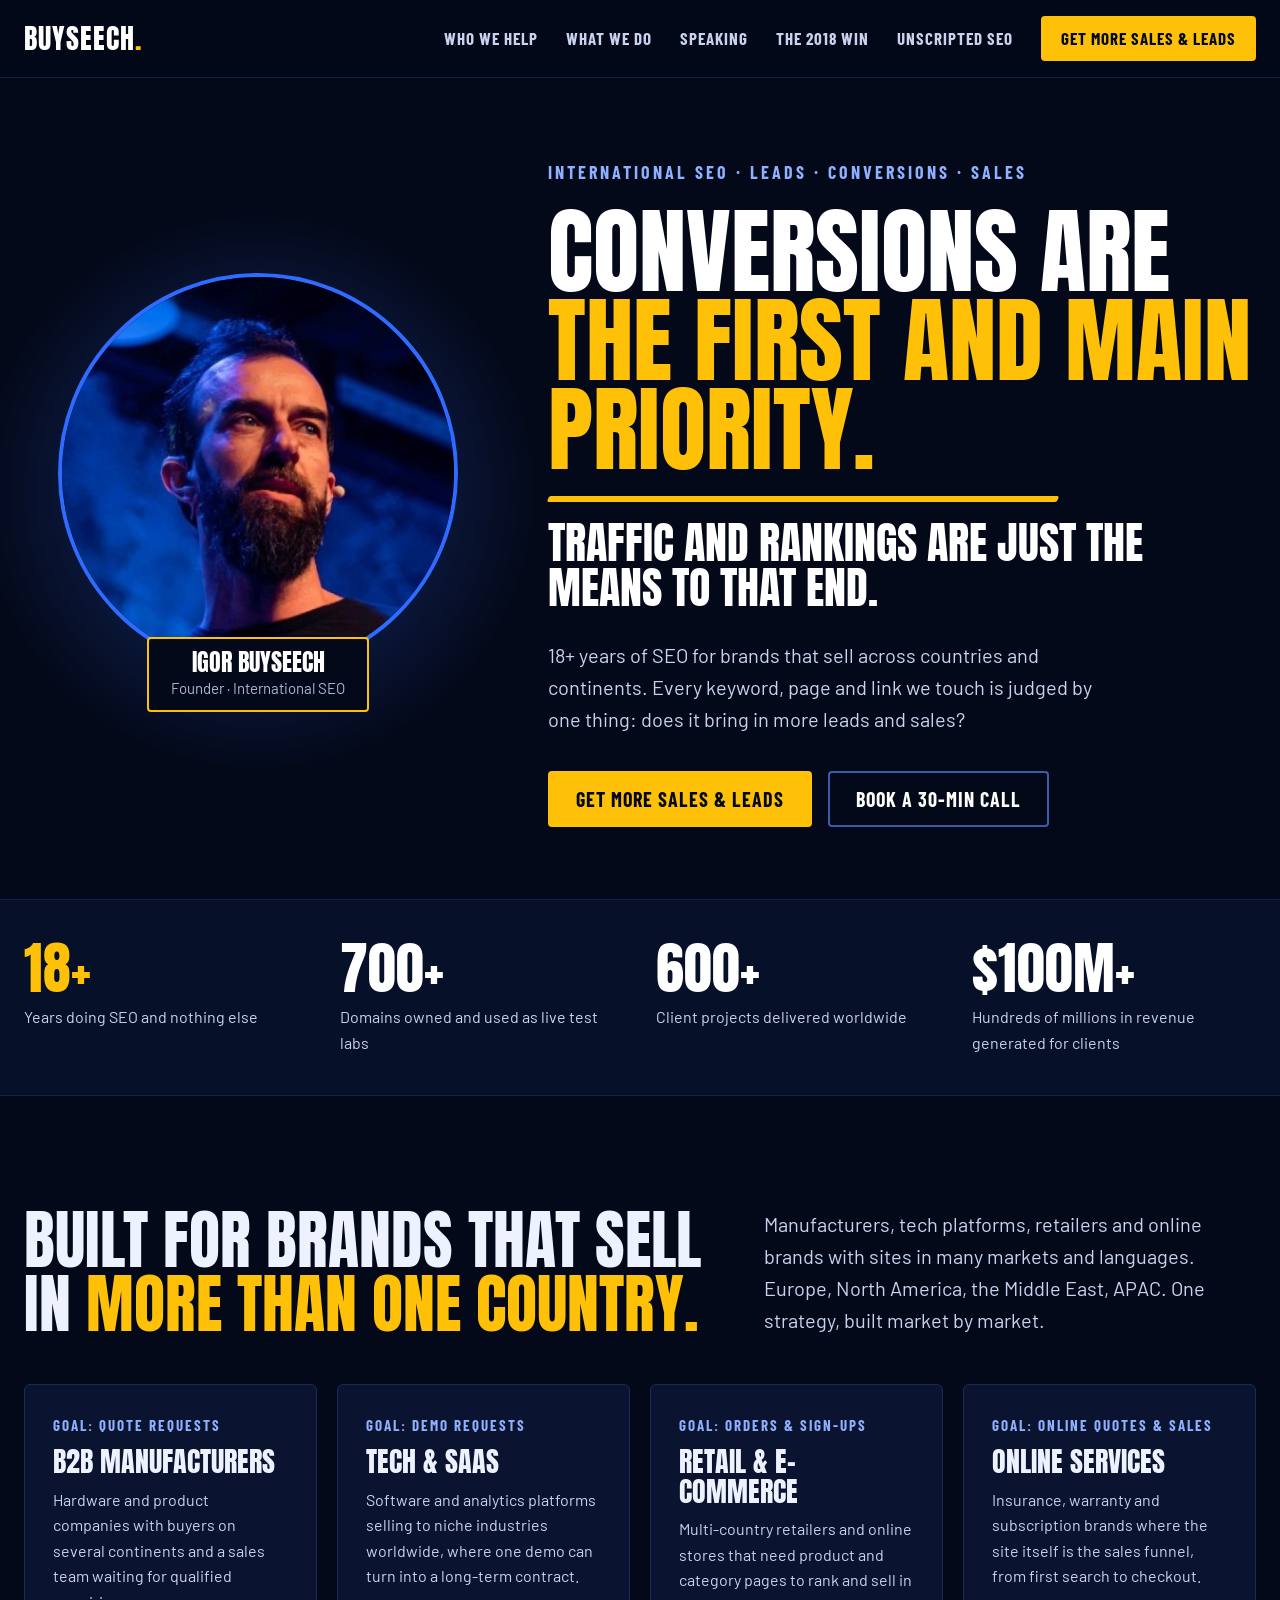
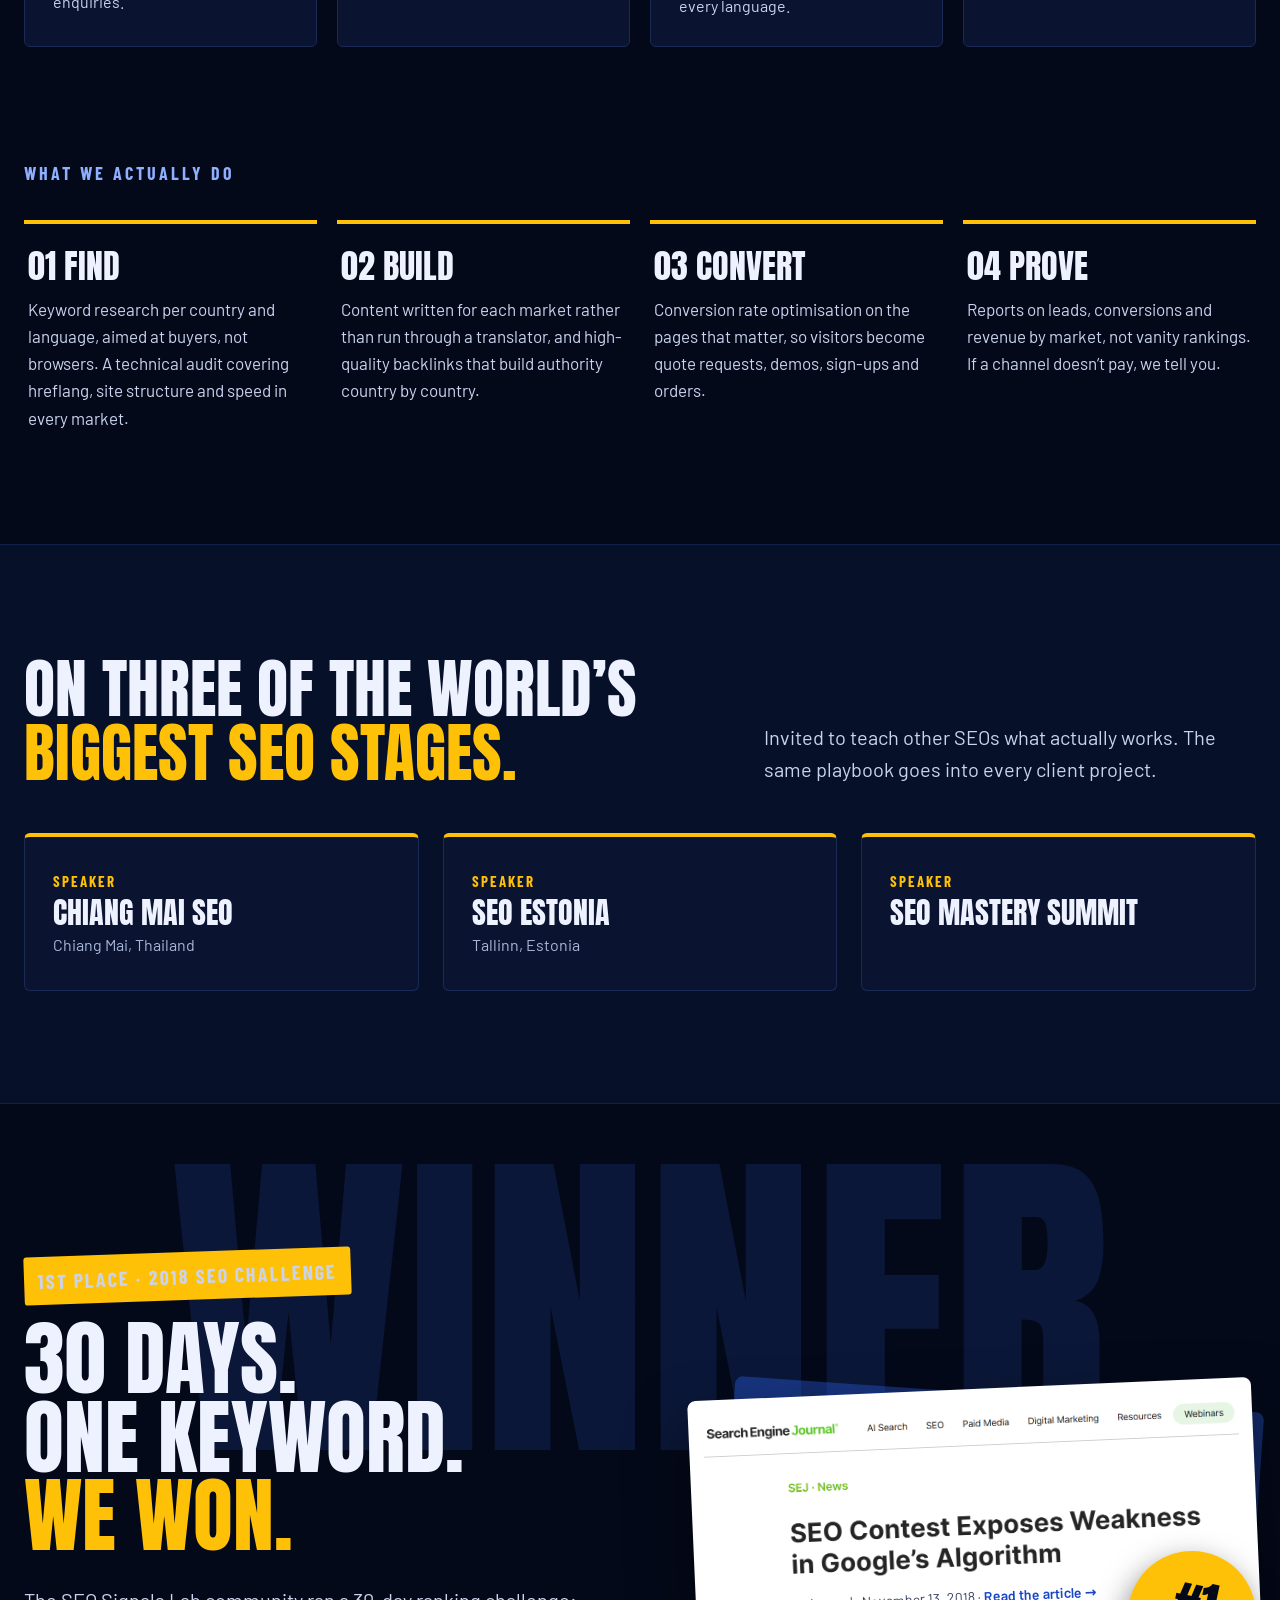
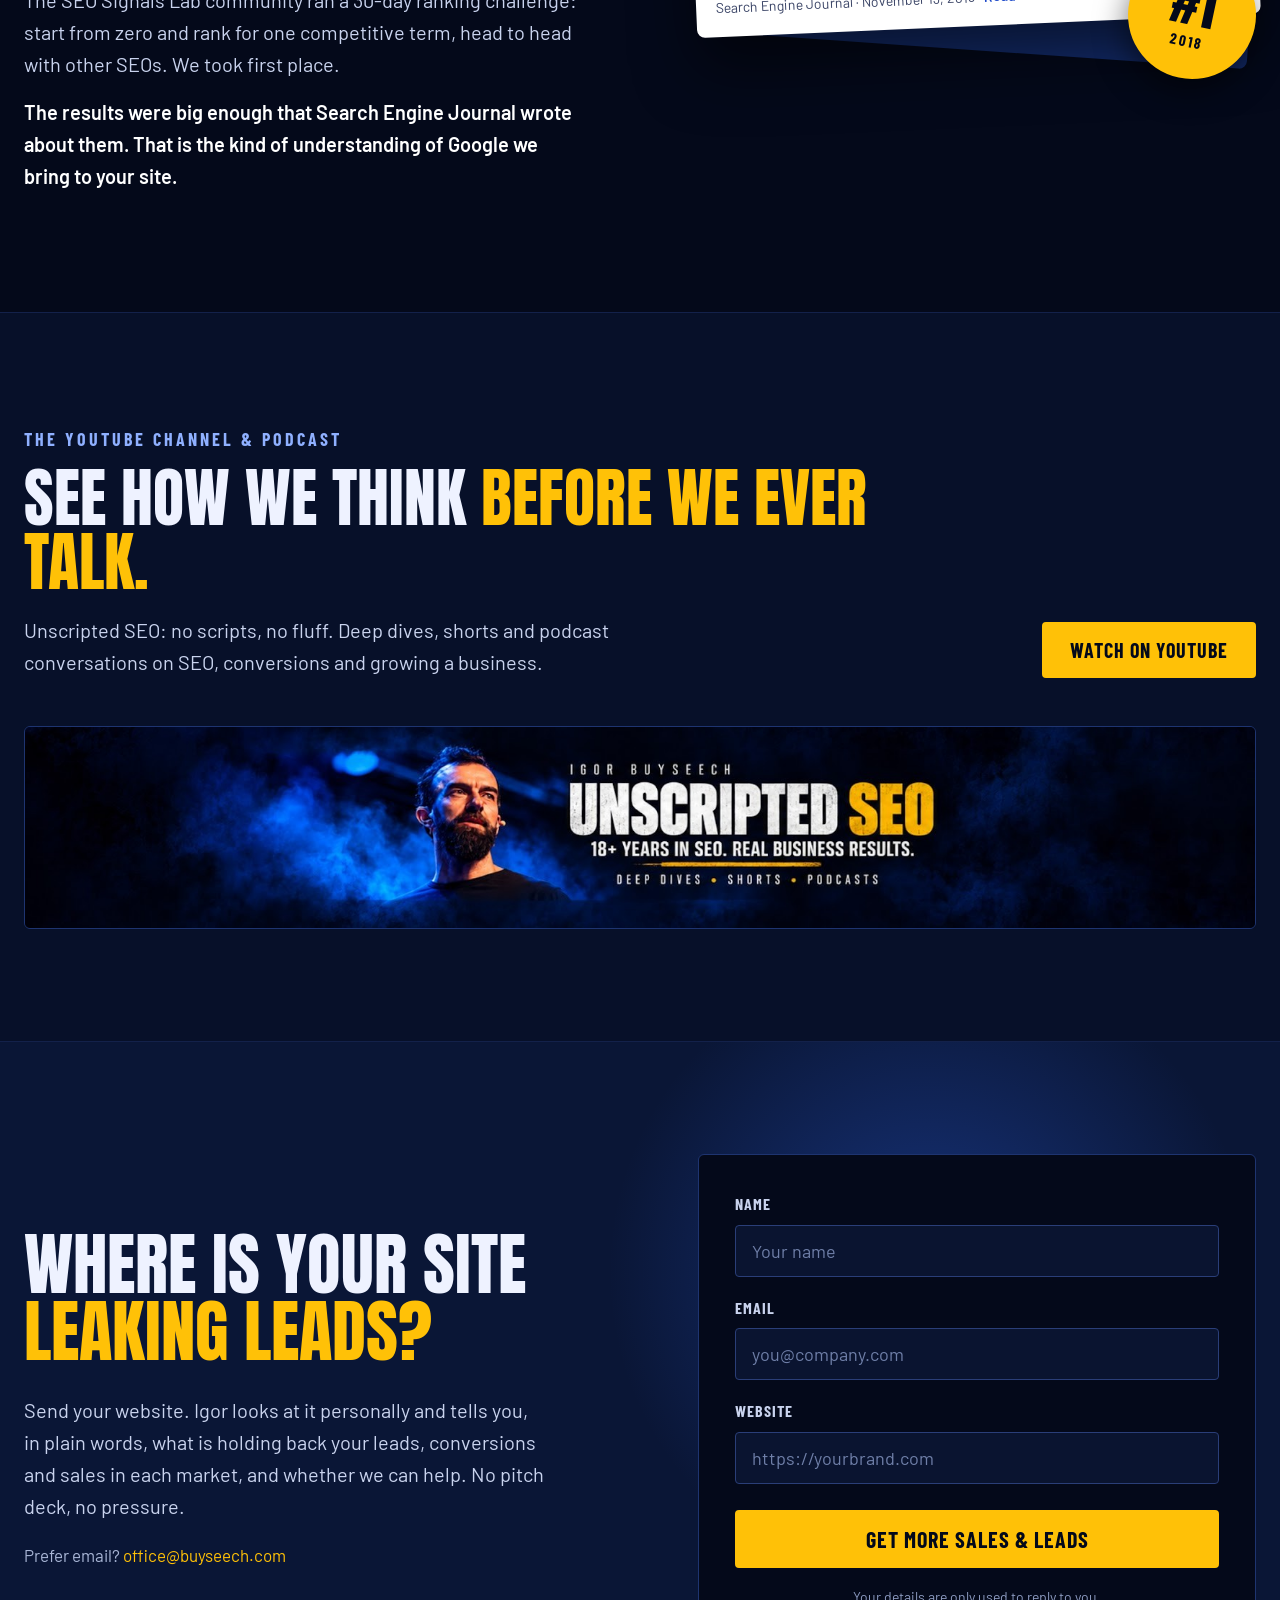
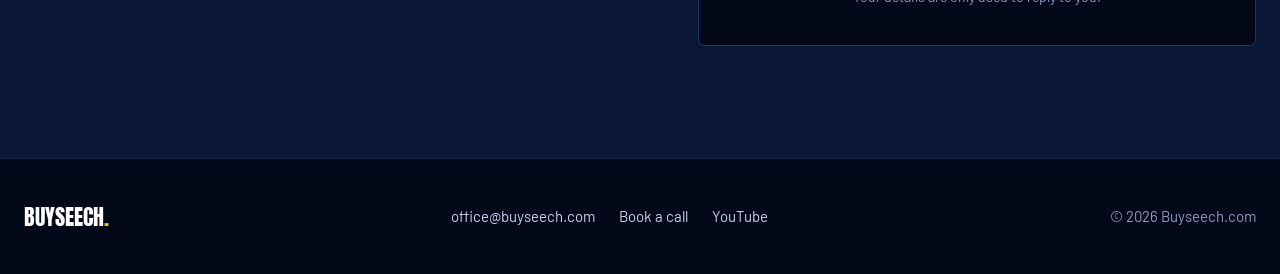
<file: index.html>
<!doctype html>
<html lang="en">
<head>
<meta charset="utf-8">
<meta name="viewport" content="width=device-width, initial-scale=1">
<title>International SEO for More Leads &amp; Sales | Buyseech</title>
<meta name="description" content="18+ years of international SEO for brands that sell across countries and continents. We turn organic search into quote requests, demos and orders.">
<link rel="canonical" href="https://buyseech.com/">
<meta name="robots" content="index, follow, max-image-preview:large">
<meta name="theme-color" content="#04091A">
<meta name="color-scheme" content="dark">

<meta property="og:type" content="website">
<meta property="og:site_name" content="Buyseech">
<meta property="og:title" content="International SEO for More Leads &amp; Sales | Buyseech">
<meta property="og:description" content="18+ years of international SEO for brands that sell across countries and continents. Conversions are the first and main priority.">
<meta property="og:url" content="https://buyseech.com/">
<meta property="og:image" content="https://buyseech.com/assets/img/igor-buyseech.jpg">
<meta property="og:image:alt" content="Igor Buyseech, founder of Buyseech">
<meta name="twitter:card" content="summary">

<link rel="icon" href="favicon.ico" sizes="any">
<link rel="icon" href="favicon.png" type="image/png">
<link rel="apple-touch-icon" href="apple-touch-icon.png">

<link rel="preload" href="assets/fonts/anton-latin-400-normal.woff2" as="font" type="font/woff2" crossorigin>
<link rel="preload" href="assets/fonts/barlow-latin-400-normal.woff2" as="font" type="font/woff2" crossorigin>
<link rel="stylesheet" href="styles.css">

<script type="application/ld+json">
{
  "@context": "https://schema.org",
  "@graph": [
    {
      "@type": "Organization",
      "@id": "https://buyseech.com/#org",
      "name": "Buyseech",
      "url": "https://buyseech.com/",
      "email": "office@buyseech.com",
      "founder": { "@id": "https://buyseech.com/#igor" },
      "sameAs": ["https://www.youtube.com/@Buyseech"]
    },
    {
      "@type": "Person",
      "@id": "https://buyseech.com/#igor",
      "name": "Igor Buyseech",
      "jobTitle": "Founder",
      "url": "https://buyseech.com/",
      "image": "https://buyseech.com/assets/img/igor-buyseech.jpg",
      "worksFor": { "@id": "https://buyseech.com/#org" },
      "sameAs": ["https://www.youtube.com/@Buyseech"]
    }
  ]
}
</script>
</head>
<body>
<a class="skip" href="#main">Skip to content</a>

<header class="site-header">
  <nav class="wrap nav" aria-label="Main">
    <a class="logo" href="#top">BUYSEECH<span>.</span></a>
    <div class="nav-links">
      <a href="#who">Who we help</a>
      <a href="#services">What we do</a>
      <a href="#stages">Speaking</a>
      <a href="#challenge">The 2018 win</a>
      <a href="#unscripted">Unscripted SEO</a>
      <a class="btn btn--sm" href="#review">Get more sales &amp; leads</a>
    </div>
  </nav>
</header>

<main id="main">

  <!-- HERO -->
  <section id="top" class="wrap hero">
    <div class="hero-photo">
      <div class="glow" aria-hidden="true"></div>
      <figure class="portrait">
        <img src="assets/img/igor-buyseech.jpg" width="372" height="372" alt="Igor Buyseech on stage" fetchpriority="high">
        <figcaption>
          <span class="name">Igor Buyseech</span>
          <span class="role">Founder · International SEO</span>
        </figcaption>
      </figure>
    </div>
    <div class="hero-copy">
      <p class="eyebrow">International SEO · Leads · Conversions · Sales</p>
      <h1>Conversions are<br><span>the first and main priority.</span></h1>
      <div class="slash" aria-hidden="true"></div>
      <p class="hero-sub">Traffic and rankings are just the means to that end.</p>
      <p class="lede">18+ years of SEO for brands that sell across countries and continents. Every keyword, page and link we touch is judged by one thing: does it bring in more leads and sales?</p>
      <div class="cta-row">
        <a class="btn" href="#review">Get more sales &amp; leads</a>
        <a class="btn btn--ghost" href="https://calendly.com/buyseech/30min" target="_blank" rel="noopener">Book a 30-min call</a>
      </div>
    </div>
  </section>

  <!-- PROOF STRIP -->
  <section class="band" aria-label="At a glance">
    <div class="wrap proof-grid">
      <div>
        <p class="stat-n is-accent">18+</p>
        <p class="stat-l">Years doing SEO and nothing else</p>
      </div>
      <div>
        <p class="stat-n">700+</p>
        <p class="stat-l">Domains owned and used as live test labs</p>
      </div>
      <div>
        <p class="stat-n">600+</p>
        <p class="stat-l">Client projects delivered worldwide</p>
      </div>
      <div>
        <p class="stat-n">$100M+</p>
        <p class="stat-l">Hundreds of millions in revenue generated for clients</p>
      </div>
    </div>
  </section>

  <!-- WHO WE HELP -->
  <section id="who" class="wrap who" aria-labelledby="who-title">
    <div class="sec-head">
      <h2 id="who-title" class="h2">Built for brands that sell in <span>more than one country.</span></h2>
      <p>Manufacturers, tech platforms, retailers and online brands with sites in many markets and languages. Europe, North America, the Middle East, APAC. One strategy, built market by market.</p>
    </div>
    <div class="cards">
      <article class="card">
        <p class="tag">Goal: quote requests</p>
        <h3>B2B manufacturers</h3>
        <p>Hardware and product companies with buyers on several continents and a sales team waiting for qualified enquiries.</p>
      </article>
      <article class="card">
        <p class="tag">Goal: demo requests</p>
        <h3>Tech &amp; SaaS</h3>
        <p>Software and analytics platforms selling to niche industries worldwide, where one demo can turn into a long-term contract.</p>
      </article>
      <article class="card">
        <p class="tag">Goal: orders &amp; sign-ups</p>
        <h3>Retail &amp; e-commerce</h3>
        <p>Multi-country retailers and online stores that need product and category pages to rank and sell in every language.</p>
      </article>
      <article class="card">
        <p class="tag">Goal: online quotes &amp; sales</p>
        <h3>Online services</h3>
        <p>Insurance, warranty and subscription brands where the site itself is the sales funnel, from first search to checkout.</p>
      </article>
    </div>
  </section>

  <!-- SERVICES -->
  <section id="services" class="wrap services" aria-labelledby="services-title">
    <h2 id="services-title" class="eyebrow">What we actually do</h2>
    <div class="steps">
      <article class="step">
        <h3>01 Find</h3>
        <p>Keyword research per country and language, aimed at buyers, not browsers. A technical audit covering hreflang, site structure and speed in every market.</p>
      </article>
      <article class="step">
        <h3>02 Build</h3>
        <p>Content written for each market rather than run through a translator, and high-quality backlinks that build authority country by country.</p>
      </article>
      <article class="step">
        <h3>03 Convert</h3>
        <p>Conversion rate optimisation on the pages that matter, so visitors become quote requests, demos, sign-ups and orders.</p>
      </article>
      <article class="step">
        <h3>04 Prove</h3>
        <p>Reports on leads, conversions and revenue by market, not vanity rankings. If a channel doesn&rsquo;t pay, we tell you.</p>
      </article>
    </div>
  </section>

  <!-- SPEAKING -->
  <section id="stages" class="band" aria-labelledby="stages-title">
    <div class="wrap speaking">
      <div class="sec-head">
        <h2 id="stages-title" class="h2">On three of the world&rsquo;s <span>biggest SEO stages.</span></h2>
        <p>Invited to teach other SEOs what actually works. The same playbook goes into every client project.</p>
      </div>
      <div class="talks">
        <article class="talk">
          <p class="kicker">Speaker</p>
          <h3>Chiang Mai SEO</h3>
          <p>Chiang Mai, Thailand</p>
        </article>
        <article class="talk">
          <p class="kicker">Speaker</p>
          <h3>SEO Estonia</h3>
          <p>Tallinn, Estonia</p>
        </article>
        <article class="talk">
          <p class="kicker">Speaker</p>
          <h3>SEO Mastery Summit</h3>
        </article>
      </div>
    </div>
  </section>

  <!-- 2018 CHALLENGE -->
  <section id="challenge" class="challenge" aria-labelledby="challenge-title">
    <p class="watermark" aria-hidden="true">WINNER</p>
    <div class="wrap challenge-grid">
      <div class="challenge-copy">
        <p class="badge">1st place · 2018 SEO challenge</p>
        <h2 id="challenge-title">30 days.<br>One keyword.<br><span>We won.</span></h2>
        <p>The SEO Signals Lab community ran a 30-day ranking challenge: start from zero and rank for one competitive term, head to head with other SEOs. We took first place.</p>
        <p>The results were big enough that Search Engine Journal wrote about them. That is the kind of understanding of Google we bring to your site.</p>
      </div>
      <div class="article">
        <div class="article-bg" aria-hidden="true"></div>
        <a href="https://www.searchenginejournal.com/google-algorithm-loopholes/278093/" target="_blank" rel="noopener">
          <img src="assets/img/sej-article-2018.png" width="1170" height="373" loading="lazy" alt="Search Engine Journal article: SEO Contest Exposes Weakness in Google&rsquo;s Algorithm">
          <span class="cap">Search Engine Journal · November 13, 2018 · <b>Read the article →</b></span>
        </a>
        <div class="seal" aria-hidden="true"><b>#1</b><span>2018</span></div>
      </div>
    </div>
  </section>

  <!-- UNSCRIPTED SEO -->
  <section id="unscripted" class="band" aria-labelledby="unscripted-title">
    <div class="wrap unscripted">
      <div class="head">
        <div>
          <p class="eyebrow">The YouTube channel &amp; podcast</p>
          <h2 id="unscripted-title" class="h2">See how we think <span>before we ever talk.</span></h2>
          <p>Unscripted SEO: no scripts, no fluff. Deep dives, shorts and podcast conversations on SEO, conversions and growing a business.</p>
        </div>
        <div>
          <a class="btn" href="https://www.youtube.com/@Buyseech" target="_blank" rel="noopener">Watch on YouTube</a>
        </div>
      </div>
      <a class="banner" href="https://www.youtube.com/@Buyseech" target="_blank" rel="noopener">
        <img src="assets/img/unscripted-seo-banner.jpg" width="1707" height="282" loading="lazy" alt="Unscripted SEO with Igor Buyseech: 18+ years in SEO, real business results. Deep dives, shorts, podcasts.">
      </a>
    </div>
  </section>

  <!-- FREE REVIEW FORM -->
  <section id="review" class="review" aria-labelledby="review-title">
    <div class="review-glow" aria-hidden="true"></div>
    <div class="wrap review-grid">
      <div class="review-copy">
        <h2 id="review-title" class="h2">Where is your site <span>leaking leads?</span></h2>
        <p>Send your website. Igor looks at it personally and tells you, in plain words, what is holding back your leads, conversions and sales in each market, and whether we can help. No pitch deck, no pressure.</p>
        <p class="alt">Prefer email? <a href="mailto:office@buyseech.com">office@buyseech.com</a></p>
      </div>
      <!-- Without JavaScript, or until a form service is connected (data-endpoint), the form opens the visitor's email app. -->
      <form id="review-form" class="form" action="mailto:office@buyseech.com?subject=Site%20review%20request" method="post" enctype="text/plain" data-endpoint="">
        <label>Name
          <input type="text" name="name" placeholder="Your name" autocomplete="name" required>
        </label>
        <label>Email
          <input type="email" name="email" placeholder="you@company.com" autocomplete="email" required>
        </label>
        <label>Website
          <input type="text" name="website" placeholder="https://yourbrand.com" inputmode="url" autocomplete="url" autocapitalize="none" spellcheck="false" required>
        </label>
        <div class="hp" aria-hidden="true"><label>Leave this empty <input type="text" name="botcheck" tabindex="-1" autocomplete="off"></label></div>
        <button class="btn" type="submit">Get more sales &amp; leads</button>
        <p class="form-status" id="form-status" role="status" aria-live="polite"></p>
        <p class="form-note">Your details are only used to reply to you.</p>
      </form>
    </div>
  </section>

</main>

<footer class="site-footer">
  <div class="wrap footer-row">
    <span class="footer-logo">BUYSEECH<span>.</span></span>
    <div class="footer-links">
      <a href="mailto:office@buyseech.com">office@buyseech.com</a>
      <a href="https://calendly.com/buyseech/30min" target="_blank" rel="noopener">Book a call</a>
      <a href="https://www.youtube.com/@Buyseech" target="_blank" rel="noopener">YouTube</a>
    </div>
    <span>© 2026 Buyseech.com</span>
  </div>
</footer>

<script src="site.js" defer></script>
</body>
</html>
</file>
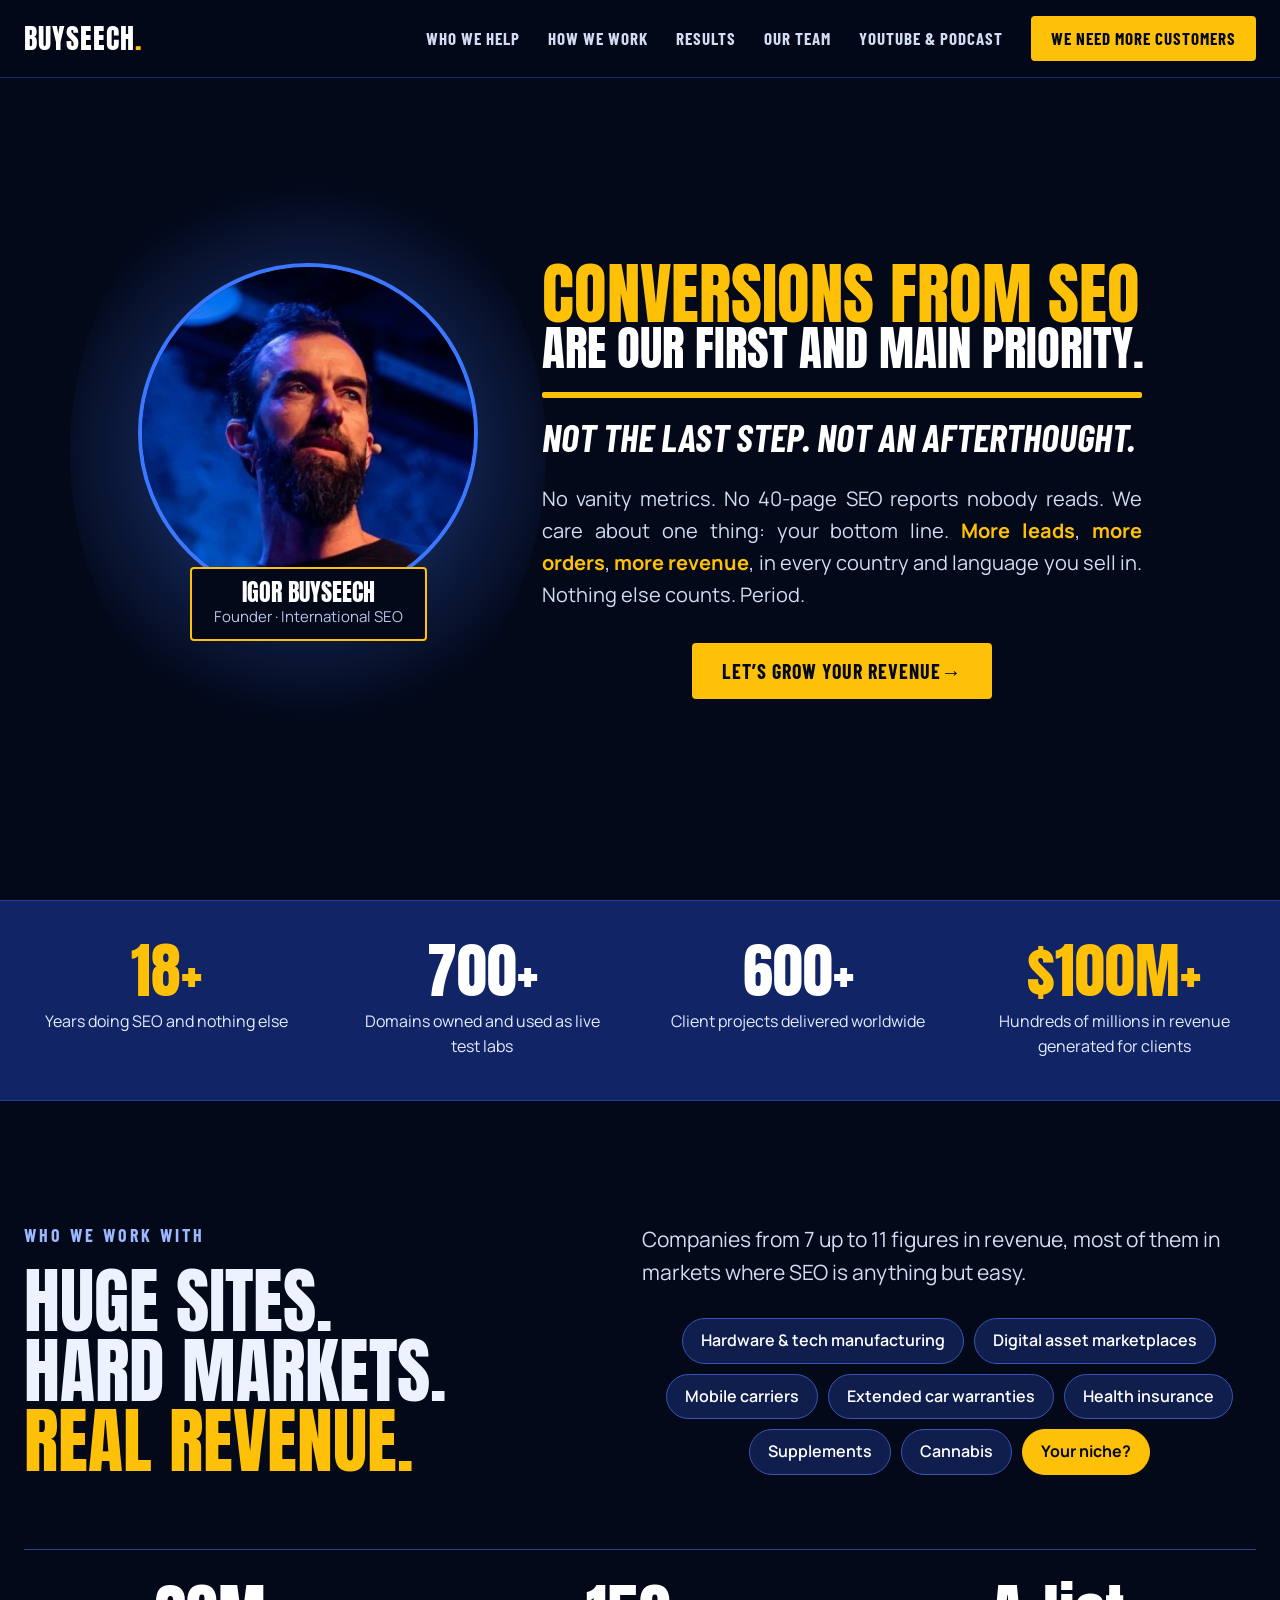
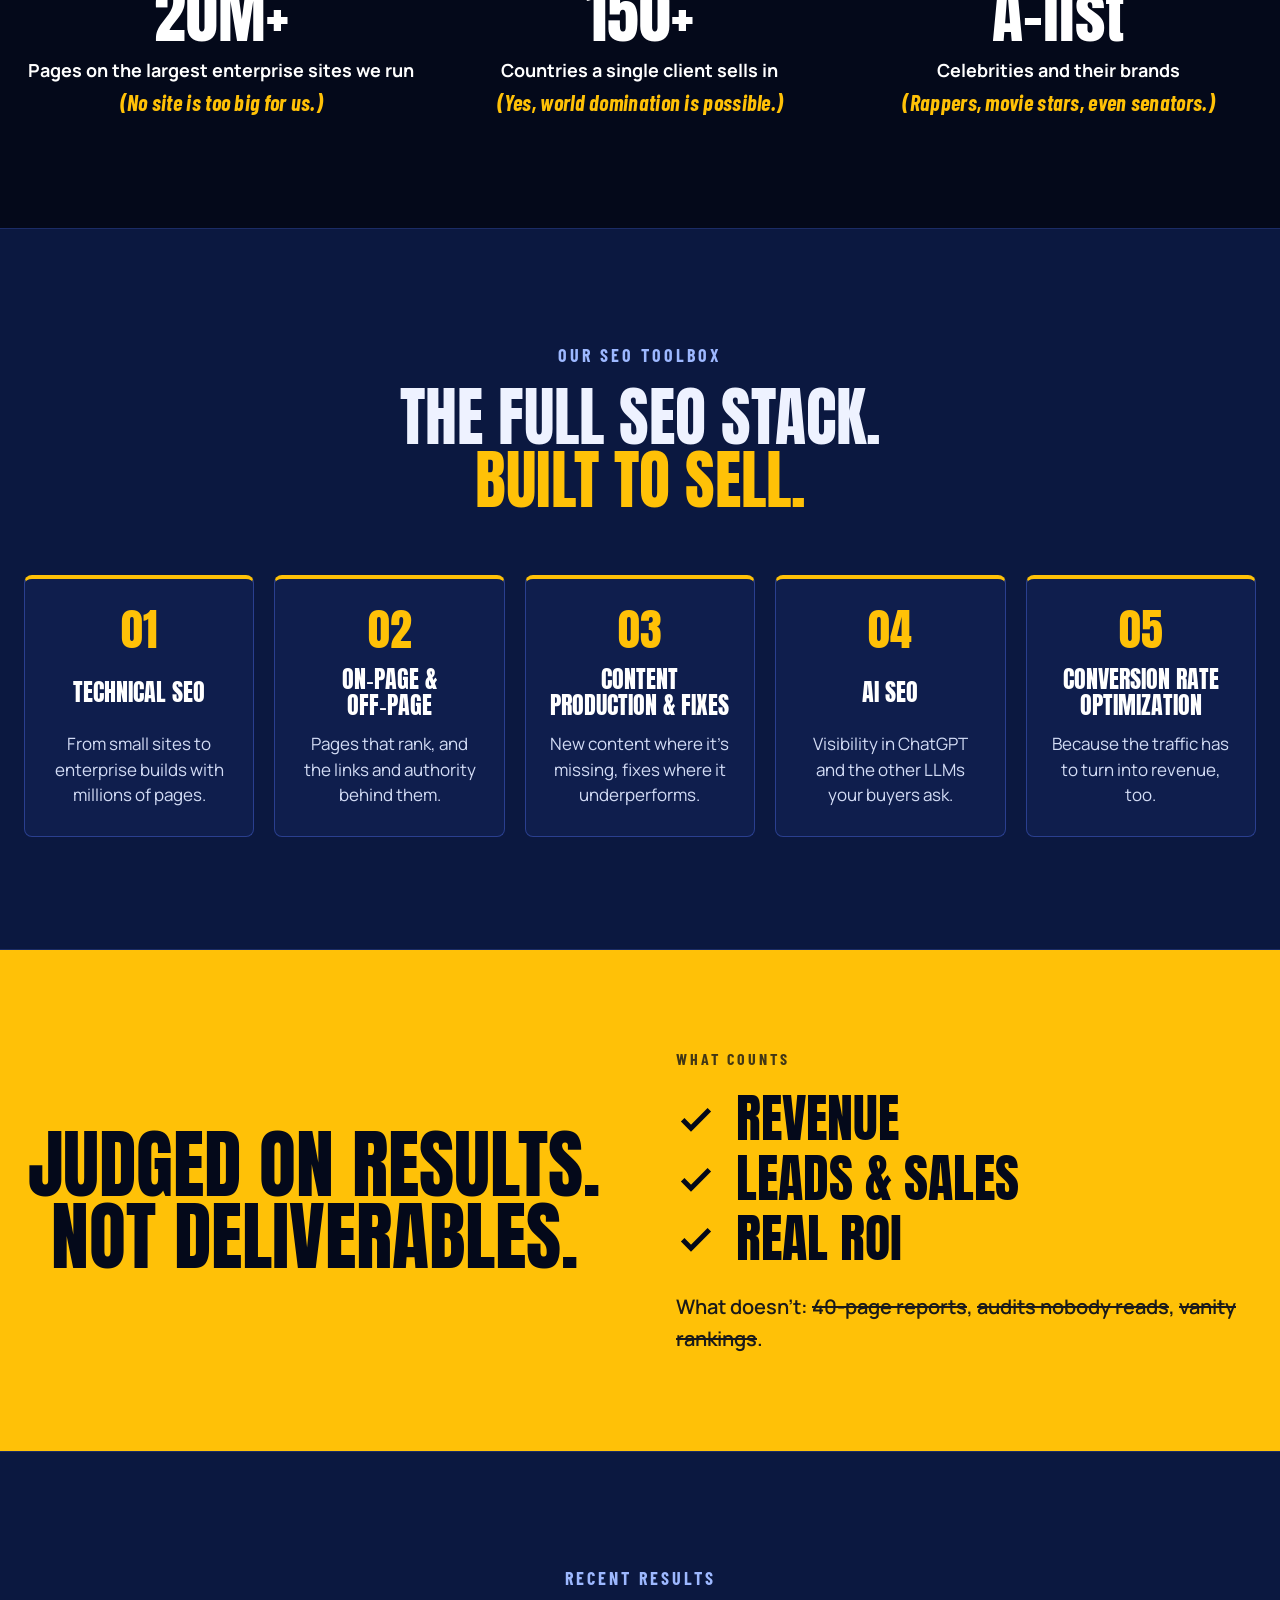
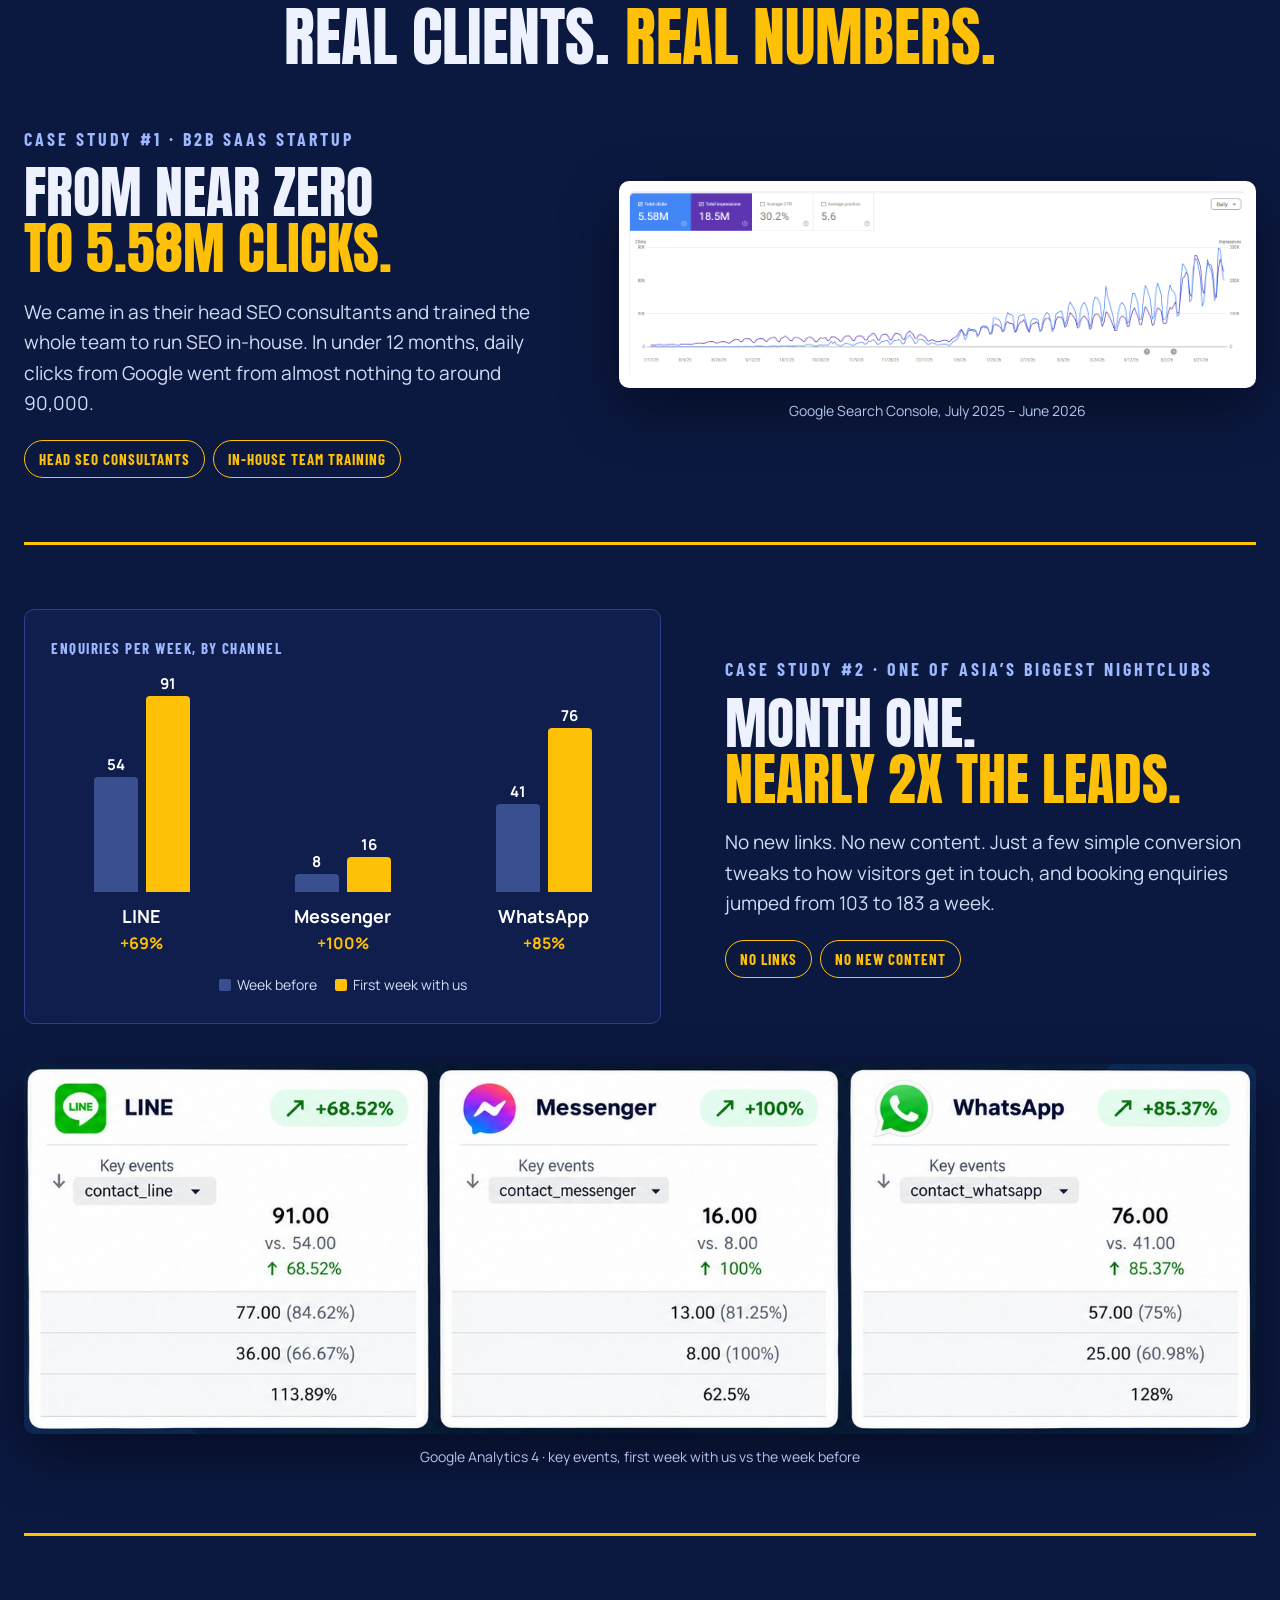
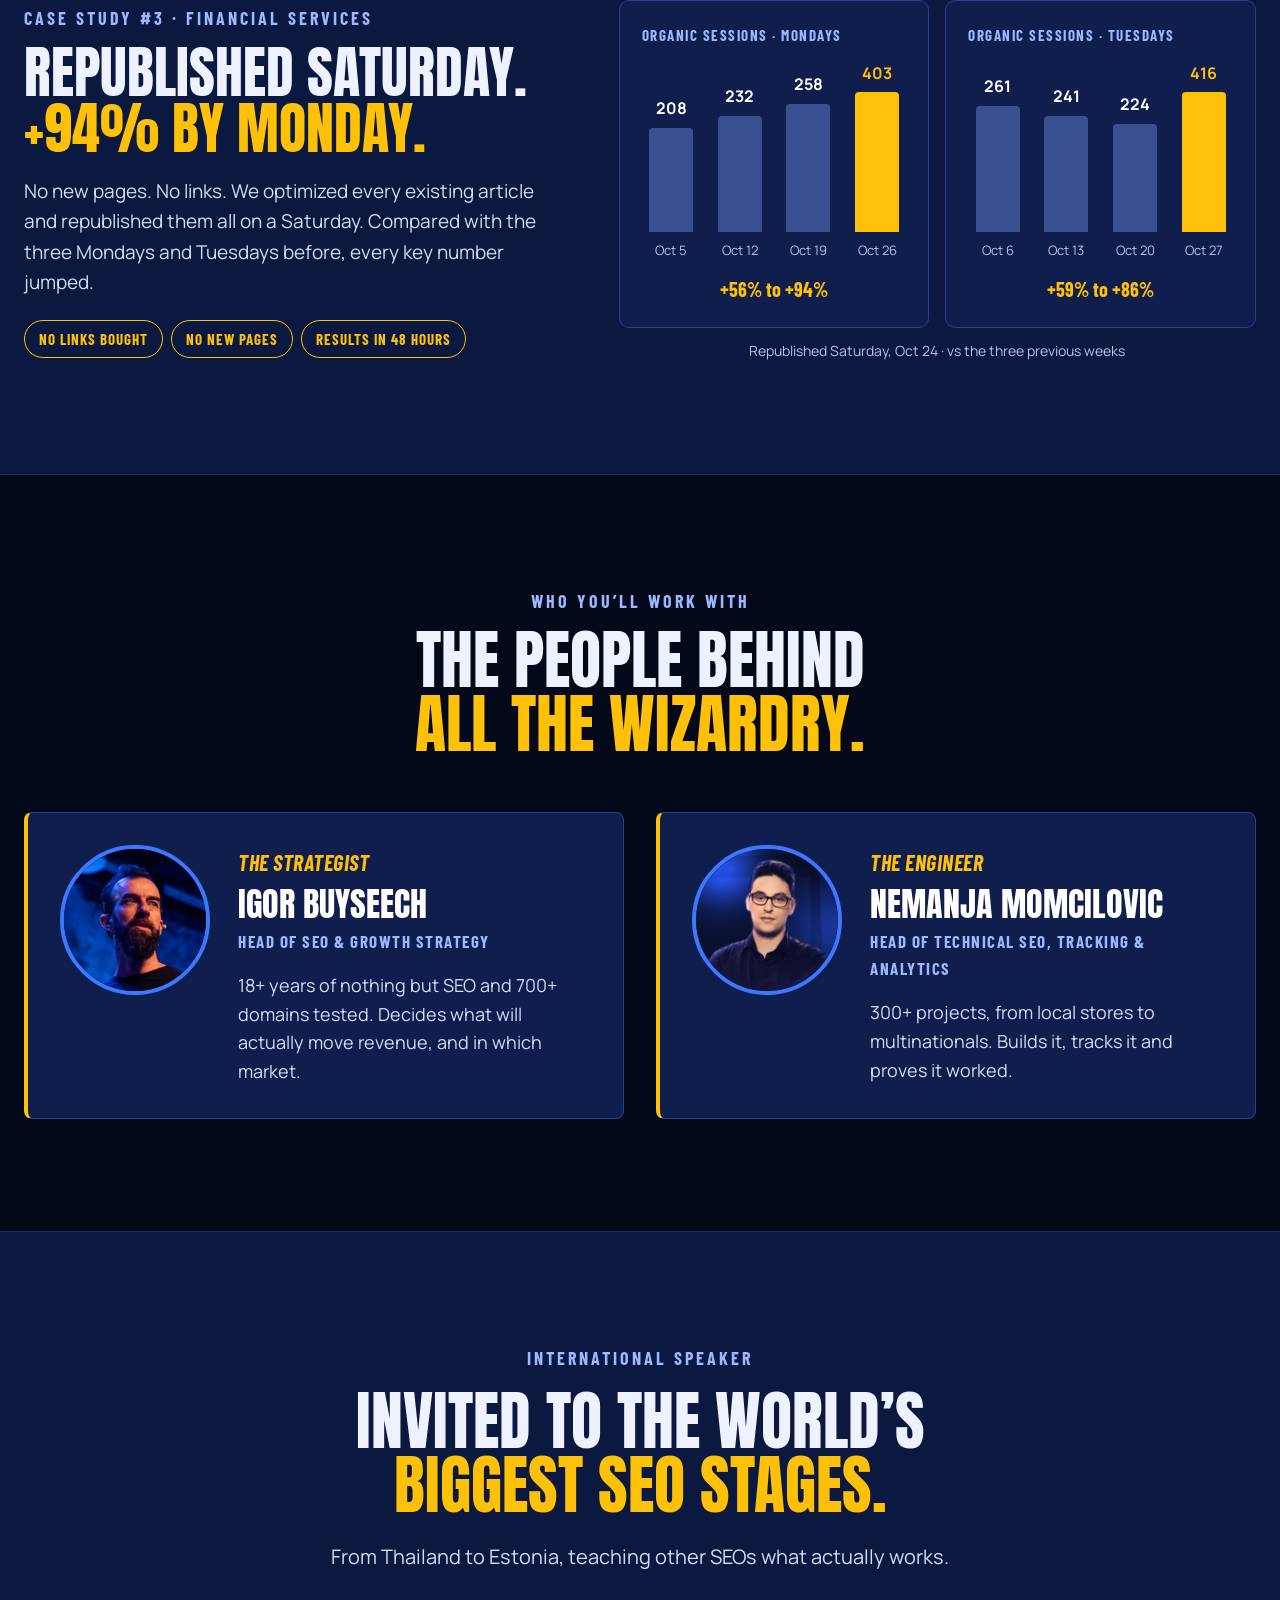
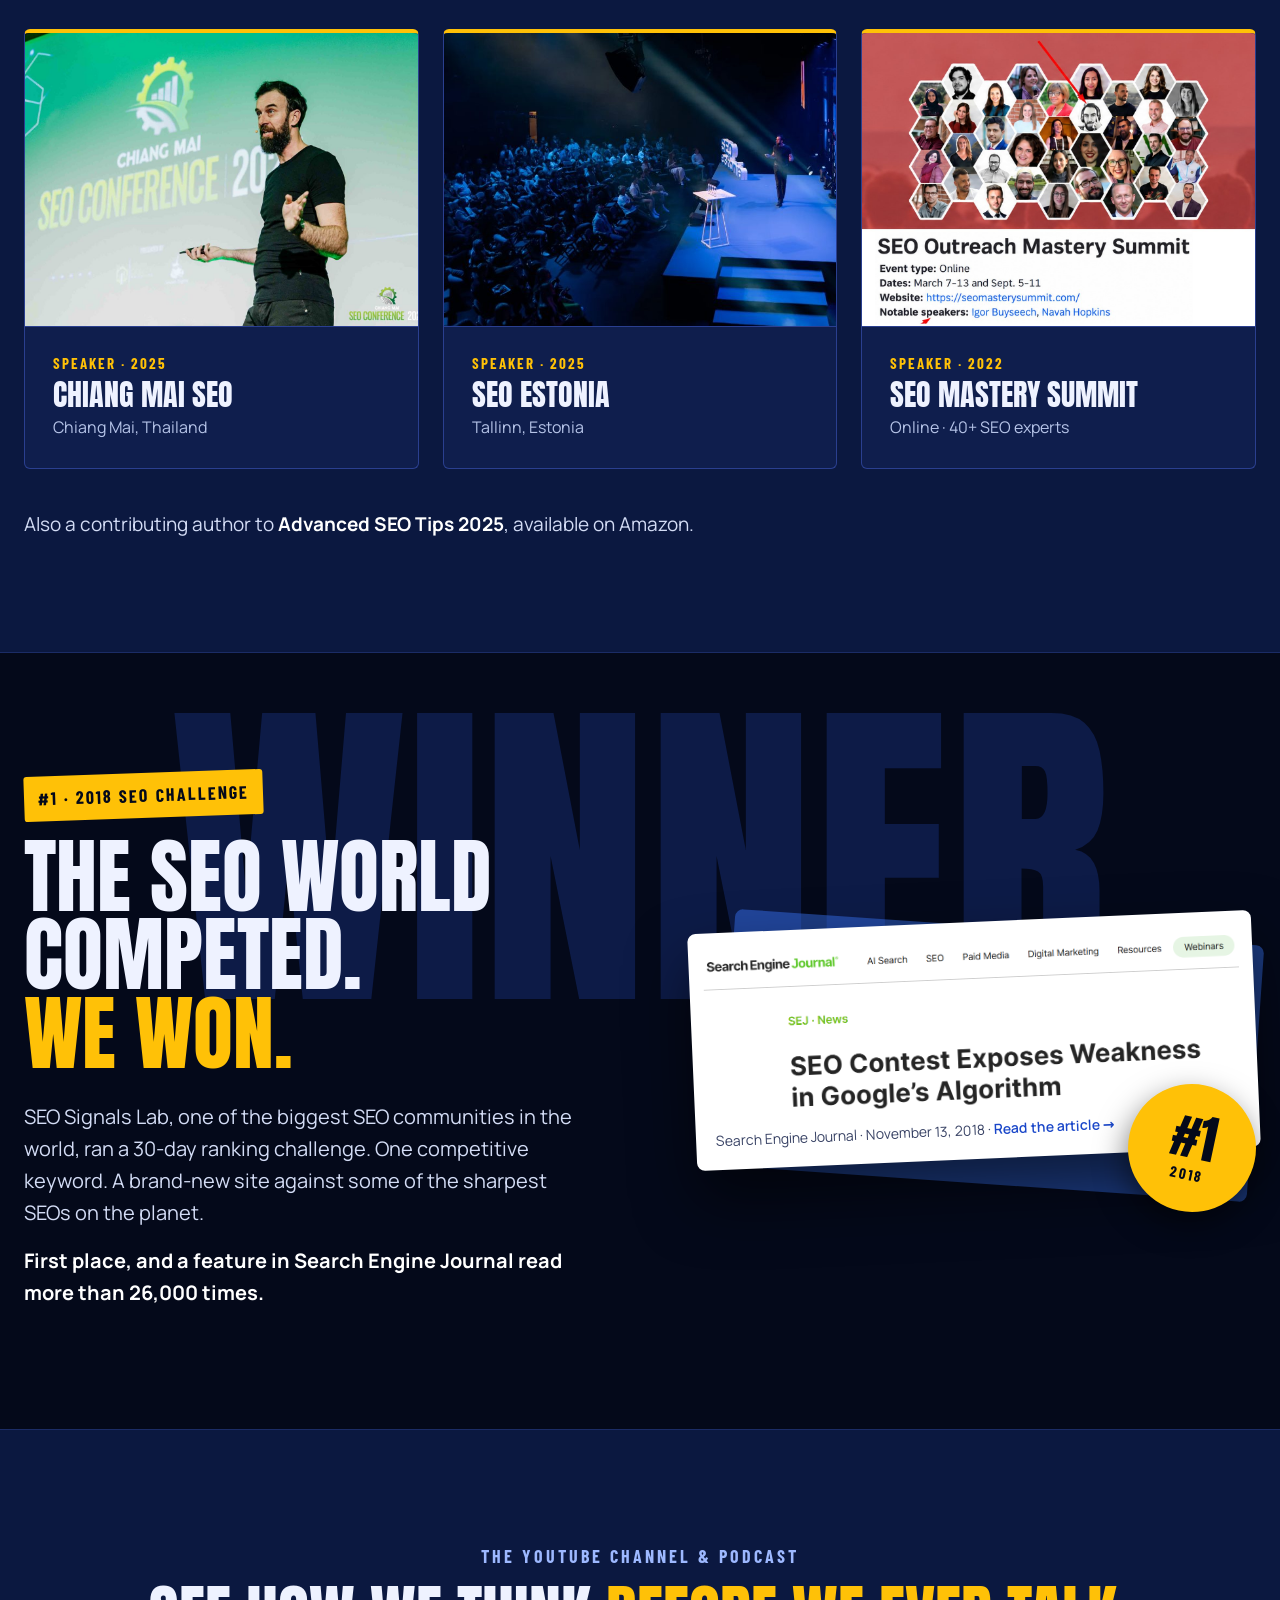
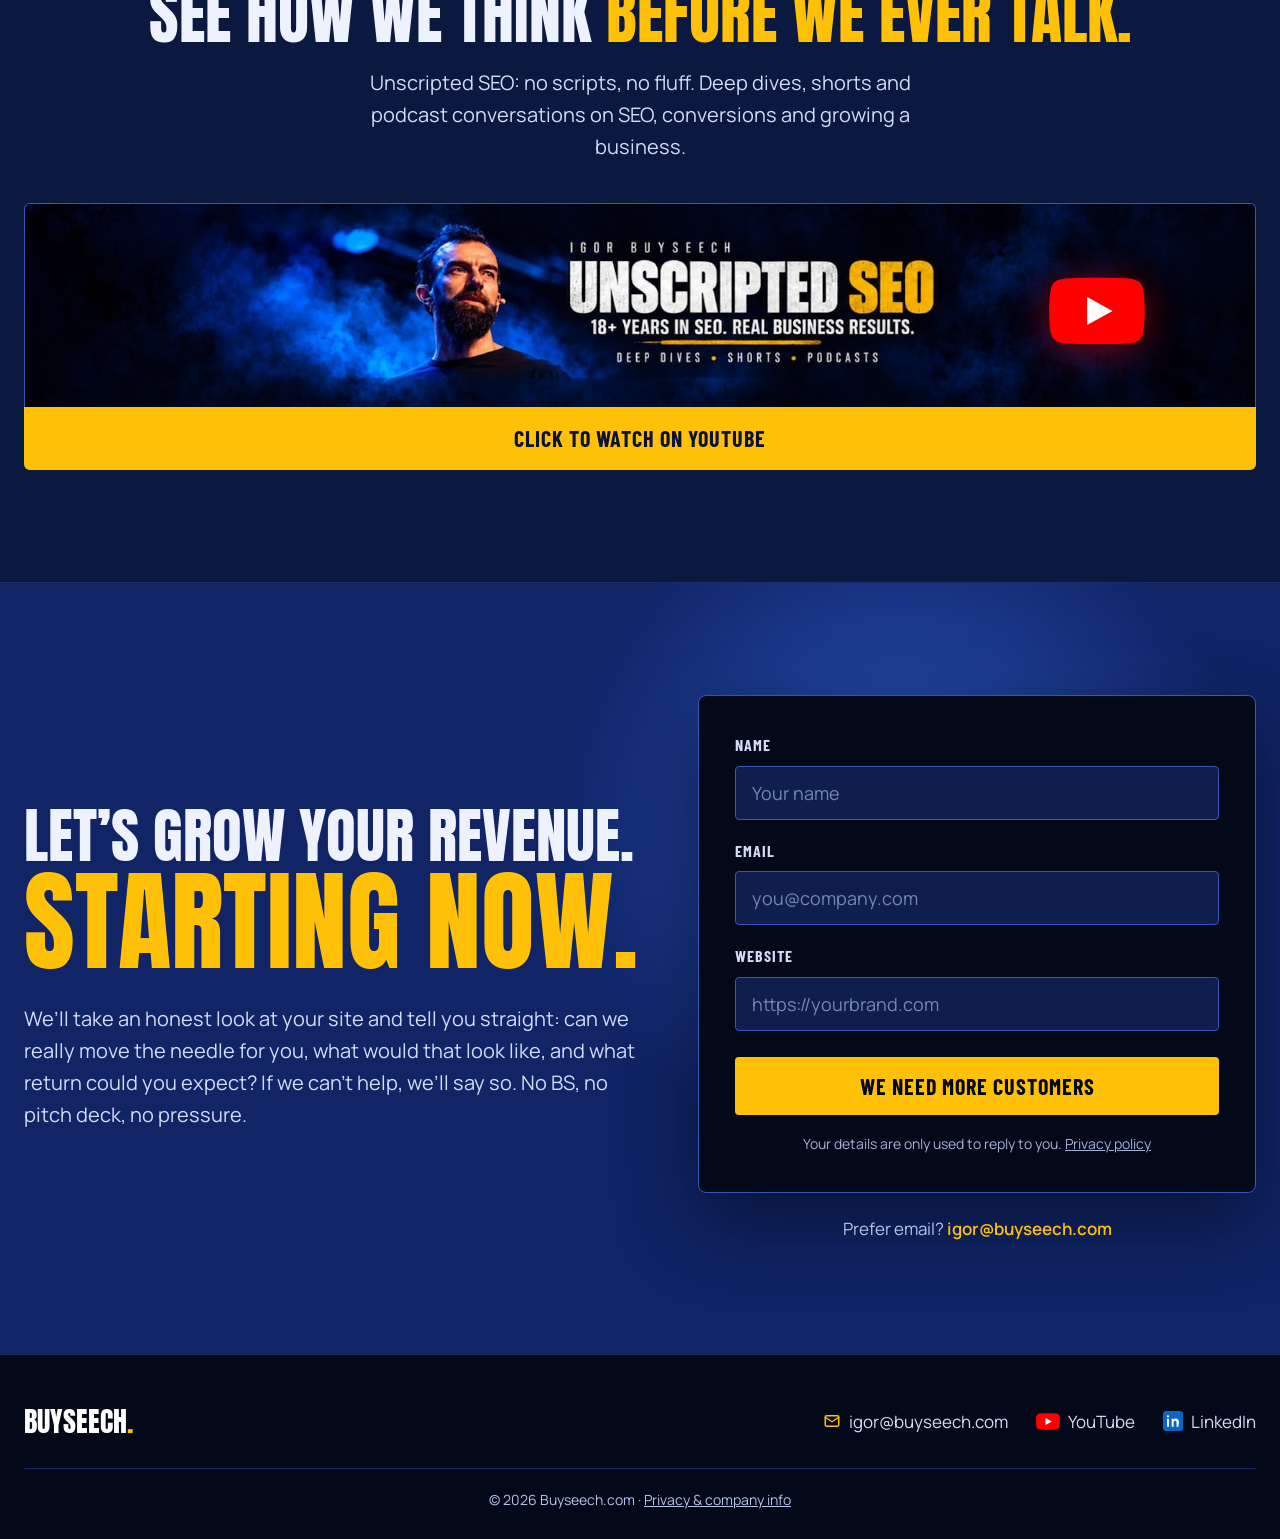
<file: public/index.html>
<!doctype html>
<html lang="en">
<head>
<meta charset="utf-8">
<meta name="viewport" content="width=device-width, initial-scale=1">
<!-- Google Analytics 4 -->
<script async src="https://www.googletagmanager.com/gtag/js?id=G-VCDXLMRT1Z"></script>
<script>
window.dataLayer = window.dataLayer || [];
function gtag(){dataLayer.push(arguments);}
gtag('js', new Date());
gtag('config', 'G-VCDXLMRT1Z');
</script>
<title>SEO That Converts: More Leads, Sales &amp; Revenue | Buyseech</title>
<meta name="description" content="Conversions from SEO are our first priority, not an afterthought. 18+ years turning organic search into leads, orders and revenue in every market.">
<link rel="canonical" href="https://buyseech.com/">
<meta name="robots" content="index, follow, max-image-preview:large">
<meta name="theme-color" content="#04091A">
<meta name="color-scheme" content="dark">

<meta property="og:type" content="website">
<meta property="og:site_name" content="Buyseech">
<meta property="og:title" content="SEO That Converts: More Leads, Sales &amp; Revenue | Buyseech">
<meta property="og:description" content="Conversions from SEO are our first priority, not an afterthought. 18+ years turning organic search into leads, orders and revenue in every market.">
<meta property="og:url" content="https://buyseech.com/">
<meta property="og:image" content="https://buyseech.com/assets/img/og-buyseech.jpg">
<meta property="og:image:secure_url" content="https://buyseech.com/assets/img/og-buyseech.jpg">
<meta property="og:image:type" content="image/jpeg">
<meta property="og:image:width" content="1200">
<meta property="og:image:height" content="630">
<meta property="og:image:alt" content="SEO that converts. More leads. More orders. More revenue. Buyseech">
<meta property="og:locale" content="en_US">
<meta name="twitter:card" content="summary_large_image">
<meta name="twitter:title" content="SEO That Converts: More Leads, Sales &amp; Revenue | Buyseech">
<meta name="twitter:description" content="Conversions from SEO are our first priority, not an afterthought. 18+ years turning organic search into leads, orders and revenue in every market.">
<meta name="twitter:image" content="https://buyseech.com/assets/img/og-buyseech.jpg">
<meta name="twitter:image:alt" content="SEO that converts. More leads. More orders. More revenue. Buyseech">

<link rel="icon" href="/favicon.ico?v=5" sizes="48x48">
<link rel="icon" href="/icon-192.png?v=5" type="image/png" sizes="192x192">
<link rel="icon" href="/favicon.png?v=5" type="image/png" sizes="48x48">
<link rel="apple-touch-icon" href="/apple-touch-icon.png?v=5" sizes="180x180">
<link rel="manifest" href="/site.webmanifest">

<link rel="preload" href="assets/fonts/anton-latin-400-normal.woff2" as="font" type="font/woff2" crossorigin>
<link rel="preload" href="assets/fonts/manrope-latin-400-normal.woff2" as="font" type="font/woff2" crossorigin>
<link rel="stylesheet" href="styles.css?v=6.2">

<script type="application/ld+json">
{
  "@context": "https://schema.org",
  "@graph": [
    {
      "@type": "WebPage",
      "@id": "https://buyseech.com/#webpage",
      "url": "https://buyseech.com/",
      "name": "SEO That Converts: More Leads, Sales & Revenue | Buyseech",
      "primaryImageOfPage": { "@id": "https://buyseech.com/#igor-photo" },
      "image": { "@id": "https://buyseech.com/#igor-photo" },
      "about": { "@id": "https://buyseech.com/#igor" },
      "publisher": { "@id": "https://buyseech.com/#org" }
    },
    {
      "@type": "ImageObject",
      "@id": "https://buyseech.com/#igor-photo",
      "url": "https://buyseech.com/assets/img/igor-buyseech.jpg",
      "contentUrl": "https://buyseech.com/assets/img/igor-buyseech.jpg",
      "width": 372,
      "height": 372,
      "caption": "Igor Buyseech"
    },
    {
      "@type": "Organization",
      "@id": "https://buyseech.com/#org",
      "name": "Buyseech",
      "url": "https://buyseech.com/",
      "logo": "https://buyseech.com/icon-512.png",
      "image": { "@id": "https://buyseech.com/#igor-photo" },
      "email": "igor@buyseech.com",
      "founder": { "@id": "https://buyseech.com/#igor" },
      "sameAs": ["https://www.youtube.com/@Buyseech"]
    },
    {
      "@type": "Person",
      "@id": "https://buyseech.com/#igor",
      "name": "Igor Buyseech",
      "jobTitle": "Founder",
      "url": "https://buyseech.com/",
      "image": { "@id": "https://buyseech.com/#igor-photo" },
      "worksFor": { "@id": "https://buyseech.com/#org" },
      "sameAs": ["https://www.youtube.com/@Buyseech", "https://www.linkedin.com/in/igor-buyseech"]
    }
  ]
}
</script>
</head>
<body>
<a class="skip" href="#main">Skip to content</a>

<header class="site-header">
  <nav class="wrap nav" aria-label="Main">
    <a class="logo" href="#top">BUYSEECH<span>.</span></a>
    <div class="nav-links">
      <a href="#who">Who we help</a>
      <a href="#services">How we work</a>
      <a href="#results">Results</a>
      <a href="#people">Our team</a>
      <a href="#unscripted">YouTube &amp; Podcast</a>
      <a class="btn btn--sm" href="#review">We need more customers</a>
      <button class="nav-toggle" type="button" aria-label="Open menu" aria-expanded="false" aria-controls="mobile-menu"><span></span><span></span><span></span></button>
    </div>
  </nav>
  <div class="mobile-menu" id="mobile-menu" hidden>
    <a href="#who">Who we help</a>
    <a href="#services">How we work</a>
    <a href="#results">Results</a>
    <a href="#people">Our team</a>
    <a href="#unscripted">YouTube &amp; Podcast</a>
  </div>
</header>

<main id="main">

  <!-- HERO -->
  <section id="top" class="wrap hero">
    <div class="hero-photo">
      <div class="glow" aria-hidden="true"></div>
      <figure class="portrait">
        <img src="assets/img/igor-buyseech.jpg" width="372" height="372" alt="Igor Buyseech on stage" fetchpriority="high">
        <figcaption>
          <span class="name">Igor Buyseech</span>
          <span class="role">Founder · International SEO</span>
        </figcaption>
      </figure>
    </div>
    <div class="hero-copy">
      <h1><span class="fit fit-1"><span class="hl">Conversions from SEO</span></span> <span class="fit fit-2">are our first and main priority.</span></h1>
      <div class="slash" aria-hidden="true"></div>
      <p class="hero-sub fit fit-3"><span>Not the last step.</span> <span>Not an afterthought.</span></p>
      <p class="lede">No vanity metrics. No 40-page SEO reports nobody reads. We care about one thing: your bottom line. <strong class="hl-y">More leads</strong>, <strong class="hl-y">more orders</strong>, <strong class="hl-y">more revenue</strong>, in every country and language you sell in. Nothing else counts. Period.</p>
      <div class="cta-row">
        <a class="btn" href="#review">Let’s grow your revenue <span aria-hidden="true">&rarr;</span></a>
      </div>
    </div>
  </section>

  <!-- PROOF STRIP -->
  <section class="band band--blue" aria-label="At a glance">
    <div class="wrap proof-grid reveal">
      <div>
        <p class="stat-n is-accent">18+</p>
        <p class="stat-l">Years doing SEO and nothing else</p>
      </div>
      <div>
        <p class="stat-n">700+</p>
        <p class="stat-l">Domains owned and used as live test labs</p>
      </div>
      <div>
        <p class="stat-n">600+</p>
        <p class="stat-l">Client projects delivered worldwide</p>
      </div>
      <div>
        <p class="stat-n is-accent">$100M+</p>
        <p class="stat-l">Hundreds of millions in revenue generated for clients</p>
      </div>
    </div>
  </section>

  <!-- WHO WE HELP: HARD MARKETS -->
  <section id="who" class="wrap markets" aria-labelledby="who-title">
    <div class="markets-top reveal">
      <div>
        <p class="eyebrow">Who we work with</p>
        <h2 id="who-title" class="h2 h2--xl">Huge sites.<br>Hard markets.<br><span>Real revenue.</span></h2>
      </div>
      <div>
        <p class="markets-lede">Companies from 7 up to 11 figures in revenue, most of them in markets where SEO is anything but easy.</p>
        <ul class="chips">
          <li>Hardware &amp; tech manufacturing</li>
          <li>Digital asset marketplaces</li>
          <li>Mobile carriers</li>
          <li>Extended car warranties</li>
          <li>Health insurance</li>
          <li>Supplements</li>
          <li>Cannabis</li>
          <li class="chip-you"><a href="#review">Your niche?</a></li>
        </ul>
      </div>
    </div>
    <div class="scale reveal">
      <div>
        <p class="scale-n">20M+</p>
        <p class="scale-l">Pages on the largest enterprise sites we run</p>
        <p class="scale-x">(No site is too big for us.)</p>
      </div>
      <div>
        <p class="scale-n">150+</p>
        <p class="scale-l">Countries a single client sells in</p>
        <p class="scale-x">(Yes, world domination is possible.)</p>
      </div>
      <div>
        <p class="scale-n">A-list</p>
        <p class="scale-l">Celebrities and their brands</p>
        <p class="scale-x">(Rappers, movie stars, even senators.)</p>
      </div>
    </div>
  </section>

  <!-- HOW WE WORK: FULL STACK -->
  <section id="services" class="band" aria-labelledby="services-title">
    <div class="wrap toolbox">
      <div class="toolbox-head reveal">
        <p class="eyebrow">Our SEO toolbox</p>
        <h2 id="services-title" class="h2">The full SEO stack.<br><span>Built to sell.</span></h2>
      </div>
      <ol class="tools reveal">
        <li><span class="tool-n">01</span><h3>Technical SEO</h3><p>From small sites to enterprise builds with millions of pages.</p></li>
        <li><span class="tool-n">02</span><h3>On&#8209;page &amp; off&#8209;page</h3><p>Pages that rank, and the links and authority behind them.</p></li>
        <li><span class="tool-n">03</span><h3>Content production &amp; fixes</h3><p>New content where it&rsquo;s missing, fixes where it underperforms.</p></li>
        <li><span class="tool-n">04</span><h3>AI SEO</h3><p>Visibility in ChatGPT and the other LLMs your buyers ask.</p></li>
        <li><span class="tool-n">05</span><h3>Conversion rate optimization</h3><p>Because the traffic has to turn into revenue, too.</p></li>
      </ol>
    </div>
  </section>

  <!-- STATEMENT BAND -->
  <section class="statement" aria-labelledby="statement-title">
    <div class="wrap statement-row reveal">
      <h2 id="statement-title"><span>Judged on results.</span> <span>Not deliverables.</span></h2>
      <div class="counts">
        <p class="counts-label">What counts</p>
        <ul>
          <li><svg viewBox="0 0 24 24" fill="none" stroke="currentColor" stroke-width="3" aria-hidden="true"><path d="M4 12.5l5 5L20 6.5"/></svg>Revenue</li>
          <li><svg viewBox="0 0 24 24" fill="none" stroke="currentColor" stroke-width="3" aria-hidden="true"><path d="M4 12.5l5 5L20 6.5"/></svg>Leads &amp; sales</li>
          <li><svg viewBox="0 0 24 24" fill="none" stroke="currentColor" stroke-width="3" aria-hidden="true"><path d="M4 12.5l5 5L20 6.5"/></svg>Real ROI</li>
        </ul>
        <p class="counts-not">What doesn&rsquo;t: <s>40-page reports</s>, <s>audits nobody reads</s>, <s>vanity rankings</s>.</p>
      </div>
    </div>
  </section>

  <!-- RESULTS -->
  <section id="results" class="band" aria-labelledby="results-title">
    <div class="wrap results">
      <div class="results-head reveal">
        <p class="eyebrow">Recent results</p>
        <h2 id="results-title" class="h2"><span class="ln">Real clients.</span> <span class="yl">Real numbers.</span></h2>
      </div>

      <article class="case reveal">
        <div class="case-copy">
          <p class="eyebrow">Case study #1 · B2B SaaS startup</p>
          <h3 class="case-title"><span>From near zero</span> <span class="yl">to 5.58M clicks.</span></h3>
          <p class="case-lead">We came in as their head SEO consultants and trained the whole team to run SEO in-house. In under 12 months, daily clicks from Google went from almost nothing to around 90,000.</p>
          <ul class="case-tags"><li>Head SEO consultants</li><li>In-house team training</li></ul>
        </div>
        <figure class="case-vis">
          <div class="case-shot"><img src="assets/img/case-saas-gsc.png" width="1364" height="413" loading="lazy" alt="Google Search Console: 5.58M clicks, 18.5M impressions, 30.2% average CTR, average position 5.6, daily clicks rising from near zero to about 90,000"></div>
          <figcaption>Google Search Console, July 2025 – June 2026</figcaption>
        </figure>
      </article>

      <article class="case case--flip reveal">
        <div class="case-copy">
          <p class="eyebrow">Case study #2 · One of Asia&rsquo;s biggest nightclubs</p>
          <h3 class="case-title"><span>Month one.</span> <span class="yl">Nearly 2x the leads.</span></h3>
          <p class="case-lead">No new links. No new content. Just a few simple conversion tweaks to how visitors get in touch, and booking enquiries jumped from 103 to 183 a week.</p>
          <ul class="case-tags"><li>No links</li><li>No new content</li></ul>
        </div>
        <figure class="case-vis">
          <div class="cs-card">
            <p class="cs-t">Enquiries per week, by channel</p>
            <div class="cs-bars">
              <div class="cs-grp"><div class="cs-pair"><span class="cs-bar cs-bar--before" style="height:59%"><i>54</i></span><span class="cs-bar cs-bar--after" style="height:100%"><i>91</i></span></div><em>LINE</em><small>+69%</small></div>
              <div class="cs-grp"><div class="cs-pair"><span class="cs-bar cs-bar--before" style="height:9%"><i>8</i></span><span class="cs-bar cs-bar--after" style="height:18%"><i>16</i></span></div><em>Messenger</em><small>+100%</small></div>
              <div class="cs-grp"><div class="cs-pair"><span class="cs-bar cs-bar--before" style="height:45%"><i>41</i></span><span class="cs-bar cs-bar--after" style="height:84%"><i>76</i></span></div><em>WhatsApp</em><small>+85%</small></div>
            </div>
            <p class="cs-legend"><span class="before">Week before</span><span class="after">First week with us</span></p>
          </div>
        </figure>
        <figure class="case-wide">
          <img class="ga4-full" src="assets/img/case-nightclub-ga4.jpg" width="1650" height="496" loading="lazy" alt="Google Analytics 4 key events: LINE 91 vs 54 (+68.52%), Messenger 16 vs 8 (+100%), WhatsApp 76 vs 41 (+85.37%)">
          <div class="ga4-split" aria-hidden="true">
            <img src="assets/img/case-nightclub-ga4-1.jpg" width="548" height="496" loading="lazy" alt="">
            <img src="assets/img/case-nightclub-ga4-2.jpg" width="548" height="496" loading="lazy" alt="">
            <img src="assets/img/case-nightclub-ga4-3.jpg" width="548" height="496" loading="lazy" alt="">
          </div>
          <figcaption>Google Analytics 4 · key events, first week with us vs the week before</figcaption>
        </figure>
      </article>

      <article class="case reveal">
        <div class="case-copy">
          <p class="eyebrow">Case study #3 · Financial services</p>
          <h3 class="case-title"><span>Republished Saturday.</span> <span class="yl">+94% by Monday.</span></h3>
          <p class="case-lead">No new pages. No links. We optimized every existing article and republished them all on a Saturday. Compared with the three Mondays and Tuesdays before, every key number jumped.</p>
          <ul class="case-tags"><li>No links bought</li><li>No new pages</li><li>Results in 48 hours</li></ul>
        </div>
        <figure class="case-vis">
          <div class="cs-two">
            <div class="cs-card">
              <p class="cs-t">Organic sessions · Mondays</p>
              <div class="cs-weeks">
                <div><b>208</b><span class="cs-col" style="height:52%"></span><small>Oct 5</small></div>
                <div><b>232</b><span class="cs-col" style="height:58%"></span><small>Oct 12</small></div>
                <div><b>258</b><span class="cs-col" style="height:64%"></span><small>Oct 19</small></div>
                <div class="is-new"><b>403</b><span class="cs-col" style="height:100%"></span><small>Oct 26</small></div>
              </div>
              <p class="cs-range">+56% to +94%</p>
            </div>
            <div class="cs-card">
              <p class="cs-t">Organic sessions · Tuesdays</p>
              <div class="cs-weeks">
                <div><b>261</b><span class="cs-col" style="height:63%"></span><small>Oct 6</small></div>
                <div><b>241</b><span class="cs-col" style="height:58%"></span><small>Oct 13</small></div>
                <div><b>224</b><span class="cs-col" style="height:54%"></span><small>Oct 20</small></div>
                <div class="is-new"><b>416</b><span class="cs-col" style="height:100%"></span><small>Oct 27</small></div>
              </div>
              <p class="cs-range">+59% to +86%</p>
            </div>
          </div>
          <figcaption>Republished Saturday, Oct 24 · vs the three previous weeks</figcaption>
        </figure>
      </article>
    </div>
  </section>

  <!-- PEOPLE -->
  <section id="people" aria-labelledby="people-title">
    <div class="wrap people">
      <div class="people-head reveal">
        <p class="eyebrow">Who you&rsquo;ll work with</p>
        <h2 id="people-title" class="h2"><span class="ln">The people behind</span> <span class="yl">all the wizardry.</span></h2>
      </div>
      <div class="people-grid reveal">
        <article class="person">
          <img src="assets/img/igor-buyseech.jpg" width="372" height="372" loading="lazy" alt="Igor Buyseech">
          <div>
            <p class="nick">The Strategist</p>
            <h3>Igor Buyseech</h3>
            <p class="title">Head of SEO &amp; Growth Strategy</p>
            <p class="bio">18+ years of nothing but SEO and 700+ domains tested. Decides what will actually move revenue, and in which market.</p>
          </div>
        </article>
        <article class="person">
          <img src="assets/img/nemanja-momcilovic.png" width="300" height="300" loading="lazy" alt="Nemanja Momcilovic">
          <div>
            <p class="nick">The Engineer</p>
            <h3>Nemanja Momcilovic</h3>
            <p class="title">Head of Technical SEO, Tracking &amp; Analytics</p>
            <p class="bio">300+ projects, from local stores to multinationals. Builds it, tracks it and proves it worked.</p>
          </div>
        </article>
      </div>
    </div>
  </section>

  <!-- SPEAKING -->
  <section id="stages" class="band" aria-labelledby="stages-title">
    <div class="wrap speaking">
      <div class="speak-head reveal">
        <p class="eyebrow">International speaker</p>
        <h2 id="stages-title" class="h2"><span class="ln">Invited to the world&rsquo;s</span> <span class="yl">biggest SEO stages.</span></h2>
        <p>From Thailand to Estonia, teaching other SEOs what actually works.</p>
      </div>
      <div class="talks reveal">
        <article class="talk">
          <img class="talk-media" src="assets/img/stage-chiang-mai-seo-2025.jpg" width="1200" height="900" loading="lazy" alt="Igor Buyseech speaking on stage at Chiang Mai SEO Conference 2025">
          <div class="talk-body">
            <p class="kicker">Speaker · 2025</p>
            <h3>Chiang Mai SEO</h3>
            <p>Chiang Mai, Thailand</p>
          </div>
        </article>
        <article class="talk">
          <img class="talk-media" src="assets/img/stage-seo-estonia.jpg" width="722" height="541" loading="lazy" alt="Igor Buyseech on stage at SEO Estonia in front of a full audience">

          <div class="talk-body">
            <p class="kicker">Speaker · 2025</p>
            <h3>SEO Estonia</h3>
            <p>Tallinn, Estonia</p>
          </div>
        </article>
        <article class="talk">
          <img class="talk-media talk-media--top" src="assets/img/seo-mastery-summit-2022.jpg" width="1200" height="900" loading="lazy" alt="SEO Outreach Mastery Summit 2022 speaker lineup">
          <div class="talk-body">
            <p class="kicker">Speaker · 2022</p>
            <h3>SEO Mastery Summit</h3>
            <p>Online · 40+ SEO experts</p>
          </div>
        </article>
      </div>
      <p class="book reveal">Also a contributing author to <strong>Advanced SEO Tips 2025</strong>, available on Amazon.</p>
    </div>
  </section>

  <!-- 2018 CHALLENGE -->
  <section id="challenge" class="challenge" aria-labelledby="challenge-title">
    <p class="watermark" aria-hidden="true">WINNER</p>
    <div class="wrap challenge-grid">
      <div class="challenge-copy reveal">
        <p class="badge">#1 · 2018 SEO challenge</p>
        <h2 id="challenge-title">The SEO world<br>competed.<br><span>We won.</span></h2>
        <p>SEO Signals Lab, one of the biggest SEO communities in the world, ran a 30-day ranking challenge. One competitive keyword. A brand-new site against some of the sharpest SEOs on the planet.</p>
        <p>First place, and a feature in Search Engine Journal read more than 26,000 times.</p>
      </div>
      <div class="article reveal">
        <div class="article-bg" aria-hidden="true"></div>
        <a href="https://www.searchenginejournal.com/google-algorithm-loopholes/278093/" target="_blank" rel="noopener">
          <img src="assets/img/sej-article-2018.png" width="1170" height="373" loading="lazy" alt="Search Engine Journal article: SEO Contest Exposes Weakness in Google&rsquo;s Algorithm">
          <span class="cap">Search Engine Journal · November 13, 2018 · <b>Read the article →</b></span>
        </a>
        <div class="seal" aria-hidden="true"><b>#1</b><span>2018</span></div>
      </div>
    </div>
  </section>

  <!-- UNSCRIPTED SEO -->
  <section id="unscripted" class="band" aria-labelledby="unscripted-title">
    <div class="wrap unscripted">
      <div class="head reveal">
        <div>
          <p class="eyebrow">The YouTube channel &amp; podcast</p>
          <h2 id="unscripted-title" class="h2">See how we think <span>before we ever talk.</span></h2>
          <p>Unscripted SEO: no scripts, no fluff. Deep dives, shorts and podcast conversations on SEO, conversions and growing a business.</p>
        </div>
      </div>
      <a class="banner reveal" href="https://www.youtube.com/@Buyseech" target="_blank" rel="noopener">
        <img src="assets/img/unscripted-seo-banner.jpg" width="1707" height="282" loading="lazy" alt="Unscripted SEO with Igor Buyseech: 18+ years in SEO, real business results. Deep dives, shorts, podcasts.">
        <span class="banner-play"><svg class="yt-play" viewBox="0 0 68 48" aria-hidden="true" focusable="false"><path d="M66.5 7.7a8.5 8.5 0 0 0-6-6C55.2.3 34 .3 34 .3S12.8.3 7.5 1.7a8.5 8.5 0 0 0-6 6C.1 13 .1 24 .1 24s0 11 1.4 16.3a8.5 8.5 0 0 0 6 6C12.8 47.7 34 47.7 34 47.7s21.2 0 26.5-1.4a8.5 8.5 0 0 0 6-6C67.9 35 67.9 24 67.9 24s0-11-1.4-16.3z" fill="#FF0000"/><path d="M27 34V14l18 10z" fill="#fff"/></svg></span>
        <span class="banner-cta"><span class="banner-cta-icon"><svg class="yt-play" viewBox="0 0 68 48" aria-hidden="true" focusable="false"><path d="M66.5 7.7a8.5 8.5 0 0 0-6-6C55.2.3 34 .3 34 .3S12.8.3 7.5 1.7a8.5 8.5 0 0 0-6 6C.1 13 .1 24 .1 24s0 11 1.4 16.3a8.5 8.5 0 0 0 6 6C12.8 47.7 34 47.7 34 47.7s21.2 0 26.5-1.4a8.5 8.5 0 0 0 6-6C67.9 35 67.9 24 67.9 24s0-11-1.4-16.3z" fill="#FF0000"/><path d="M27 34V14l18 10z" fill="#fff"/></svg></span>Click to watch on YouTube</span>
      </a>
    </div>
  </section>

  <!-- FREE REVIEW FORM -->
  <section id="review" class="review" aria-labelledby="review-title">
    <div class="review-glow" aria-hidden="true"></div>
    <div class="wrap review-grid">
      <div class="review-copy reveal">
        <h2 id="review-title" class="h2"><span class="ln">Let’s grow your revenue.</span> <span class="yl">Starting now.</span></h2>
        <p>We’ll take an honest look at your site and tell you straight: can we really move the needle for you, what would that look like, and what return could you expect? If we can’t help, we’ll say so. No BS, no pitch deck, no pressure.</p>
      </div>
      <!-- Submissions go to Web3Forms, which emails them to igor@buyseech.com. -->
      <div class="form-col reveal">
      <form id="review-form" class="form" action="https://api.web3forms.com/submit" method="post" data-endpoint="https://api.web3forms.com/submit">
        <input type="hidden" name="access_key" value="5e293519-b2df-49e3-8759-4dc8aeafb958">
        <input type="hidden" name="subject" value="New lead from buyseech.com">
        <input type="hidden" name="from_name" value="Buyseech.com contact form">
        <label>Name
          <input type="text" name="name" placeholder="Your name" autocomplete="name" required>
        </label>
        <label>Email
          <input type="email" name="email" placeholder="you@company.com" autocomplete="email" required>
        </label>
        <label>Website
          <input type="text" name="website" placeholder="https://yourbrand.com" inputmode="url" autocomplete="url" autocapitalize="none" spellcheck="false" required pattern="\s*\S+\.\S+\s*" title="Your website address, e.g. yourbrand.com">
        </label>
        <div class="hp" aria-hidden="true"><label>Leave this empty <input type="text" name="botcheck" tabindex="-1" autocomplete="off"></label></div>
        <button class="btn" type="submit">We need more customers</button>
        <p class="form-status" id="form-status" role="status" aria-live="polite"></p>
        <p class="form-note">Your details are only used to reply to you. <a href="/privacy">Privacy policy</a></p>
      </form>
      <p class="alt-below">Prefer email? <a href="mailto:igor@buyseech.com">igor@buyseech.com</a></p>
      </div>
    </div>
  </section>

</main>

<footer class="site-footer">
  <div class="wrap footer-in">
    <div class="footer-top">
      <span class="footer-logo">BUYSEECH<span>.</span></span>
      <div class="footer-links">
        <a href="mailto:igor@buyseech.com"><svg viewBox="0 0 24 24" width="18" height="18" fill="none" stroke="currentColor" stroke-width="2" stroke-linecap="round" stroke-linejoin="round" aria-hidden="true" focusable="false"><rect x="3" y="5" width="18" height="14" rx="2"/><path d="M3 7l9 6 9-6"/></svg><span>igor@buyseech.com</span></a>
        <a href="https://www.youtube.com/@Buyseech" target="_blank" rel="noopener"><svg viewBox="0 0 68 48" width="24" height="17" aria-hidden="true" focusable="false"><path d="M66.5 7.7a8.5 8.5 0 0 0-6-6C55.2.3 34 .3 34 .3S12.8.3 7.5 1.7a8.5 8.5 0 0 0-6 6C.1 13 .1 24 .1 24s0 11 1.4 16.3a8.5 8.5 0 0 0 6 6C12.8 47.7 34 47.7 34 47.7s21.2 0 26.5-1.4a8.5 8.5 0 0 0 6-6C67.9 35 67.9 24 67.9 24s0-11-1.4-16.3z" fill="#FF0000"/><path d="M27 34V14l18 10z" fill="#fff"/></svg><span>YouTube</span></a>
        <a href="https://www.linkedin.com/in/igor-buyseech" target="_blank" rel="noopener"><svg viewBox="0 0 24 24" width="20" height="20" aria-hidden="true" focusable="false"><rect width="24" height="24" rx="4" fill="#0A66C2"/><path fill="#fff" d="M7.1 9.3H4.8V19h2.3V9.3zM6 5a1.35 1.35 0 1 0 0 2.7A1.35 1.35 0 0 0 6 5zm13.2 8.8c0-2.6-1.4-4.7-4-4.7-1.3 0-2.2.7-2.6 1.4V9.3H10.4V19h2.3v-4.8c0-1.3.3-2.6 1.9-2.6 1.6 0 1.6 1.5 1.6 2.7V19h2.3l.7-5.2z"/></svg><span>LinkedIn</span></a>
      </div>
    </div>
    <p class="footer-copy">© 2026 Buyseech.com · <a href="/privacy">Privacy &amp; company info</a></p>
  </div>
</footer>

<script src="site.js?v=4.5" defer></script>
</body>
</html>
</file>
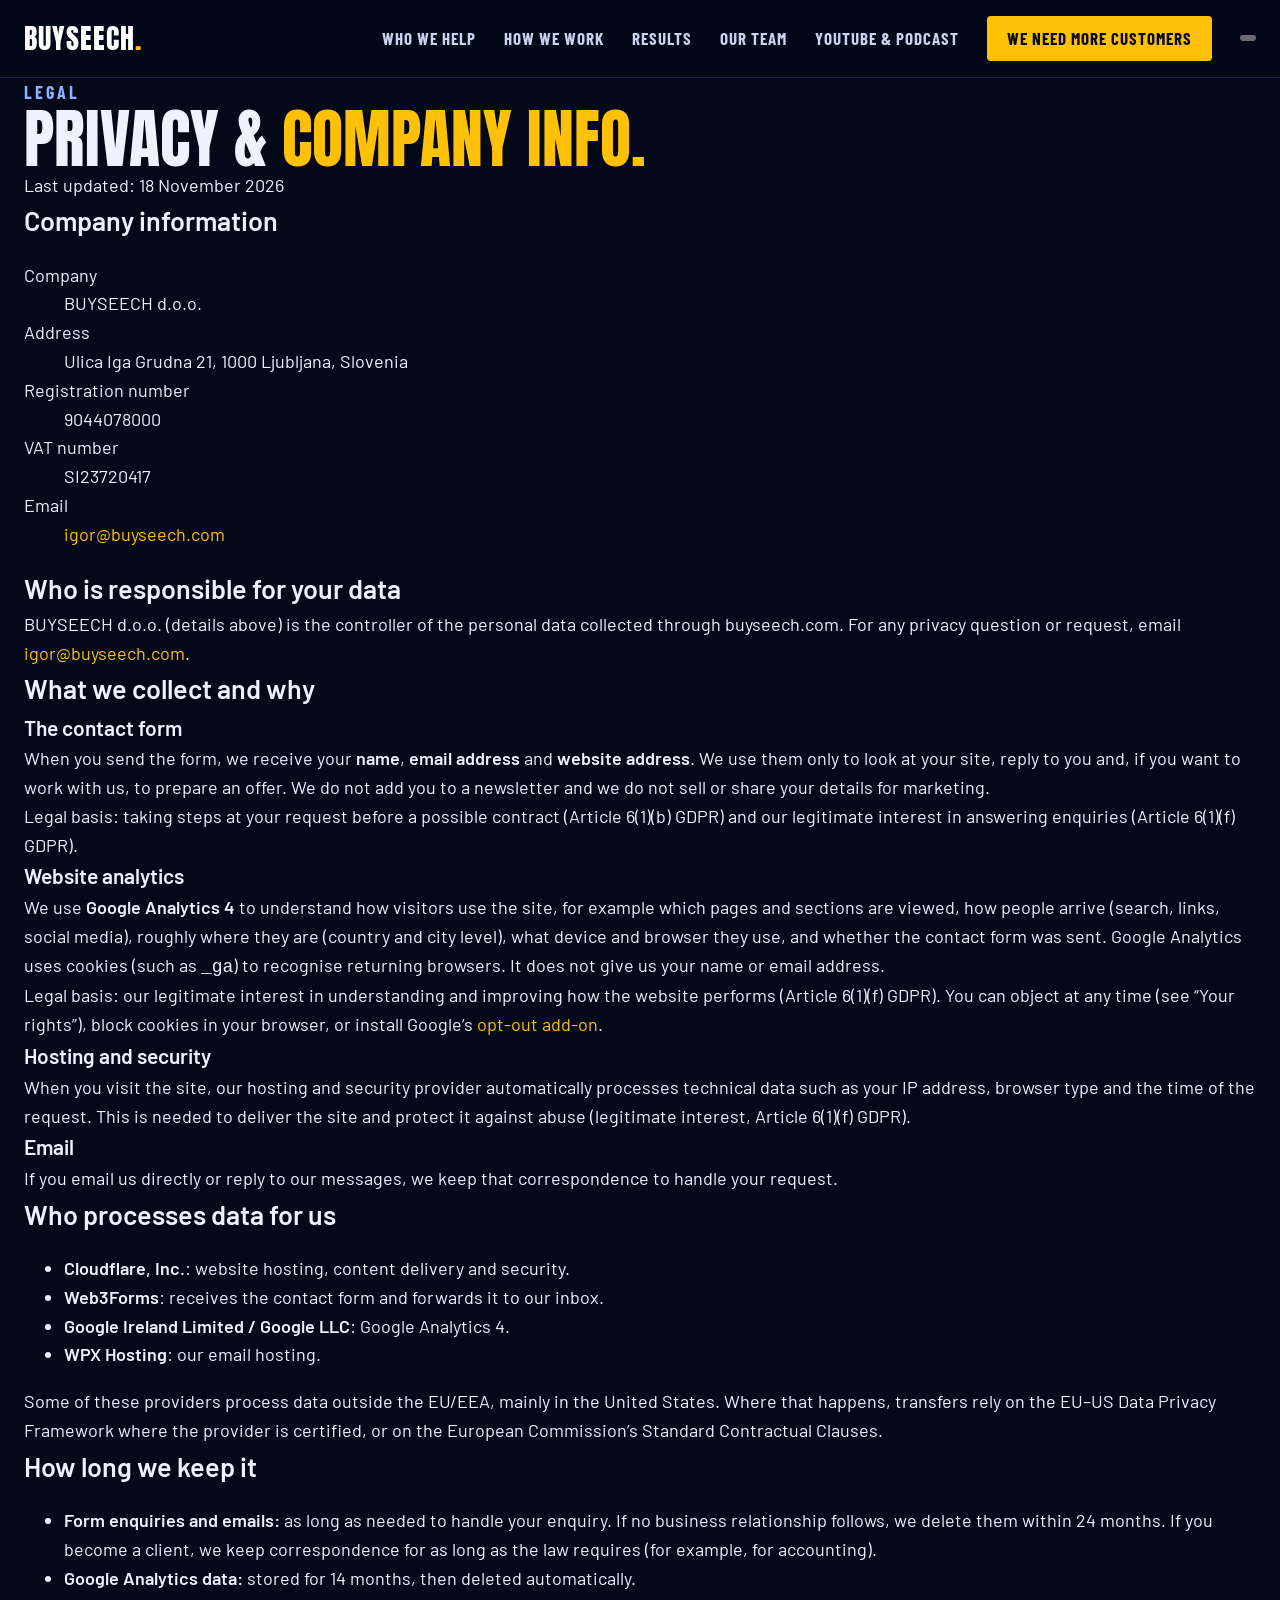
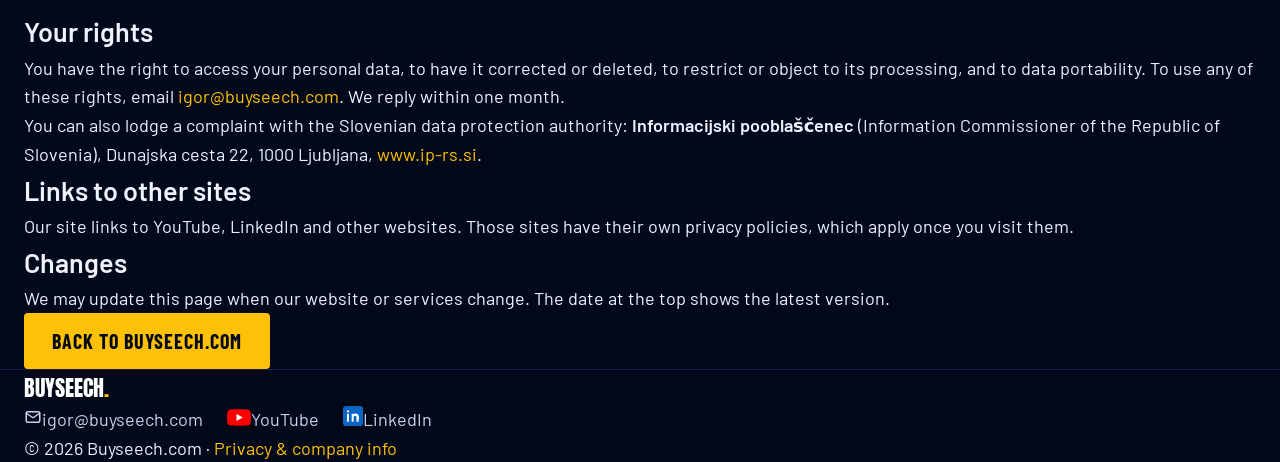
<file: public/privacy.html>
<!doctype html>
<html lang="en">
<head>
<meta charset="utf-8">
<meta name="viewport" content="width=device-width, initial-scale=1">
<!-- Google Analytics 4 -->
<script async src="https://www.googletagmanager.com/gtag/js?id=G-VCDXLMRT1Z"></script>
<title>Privacy Policy &amp; Company Information | Buyseech</title>
<meta name="description" content="How BUYSEECH d.o.o. handles personal data on buyseech.com, plus our company details: address, registration and VAT number.">
<link rel="canonical" href="https://buyseech.com/privacy">
<meta name="robots" content="index, follow">
<meta property="og:type" content="website">
<meta property="og:site_name" content="Buyseech">
<meta property="og:title" content="Privacy Policy &amp; Company Information | Buyseech">
<meta property="og:description" content="How BUYSEECH d.o.o. handles personal data on buyseech.com, plus our company details.">
<meta property="og:url" content="https://buyseech.com/privacy">
<meta property="og:image" content="https://buyseech.com/assets/img/og-buyseech.jpg">
<meta property="og:image:width" content="1200">
<meta property="og:image:height" content="630">
<meta name="twitter:card" content="summary_large_image">
<meta name="theme-color" content="#04091A">
<meta name="color-scheme" content="dark">
<link rel="icon" href="/favicon.ico?v=5" sizes="48x48">
<link rel="icon" href="/icon-192.png?v=5" type="image/png" sizes="192x192">
<link rel="icon" href="/favicon.png?v=5" type="image/png" sizes="48x48">
<link rel="apple-touch-icon" href="/apple-touch-icon.png?v=5" sizes="180x180">
<link rel="manifest" href="/site.webmanifest">
<link rel="stylesheet" href="/styles.css?v=6.2">
</head>
<body>
<a class="skip" href="#main">Skip to content</a>
<header class="site-header">
  <nav class="wrap nav" aria-label="Main">
    <a class="logo" href="/#top">BUYSEECH<span>.</span></a>
    <div class="nav-links">
      <a href="/#who">Who we help</a>
      <a href="/#services">How we work</a>
      <a href="/#results">Results</a>
      <a href="/#people">Our team</a>
      <a href="/#unscripted">YouTube &amp; Podcast</a>
      <a class="btn btn--sm" href="/#review">We need more customers</a>
      <button class="nav-toggle" type="button" aria-label="Open menu" aria-expanded="false" aria-controls="mobile-menu"><span></span><span></span><span></span></button>
    </div>
  </nav>
  <div class="mobile-menu" id="mobile-menu" hidden>
    <a href="/#who">Who we help</a>
    <a href="/#services">How we work</a>
    <a href="/#results">Results</a>
    <a href="/#people">Our team</a>
    <a href="/#unscripted">YouTube &amp; Podcast</a>
  </div>
</header>

<main id="main" class="legal">
  <div class="wrap legal-in">
    <p class="eyebrow">Legal</p>
    <h1 class="h2">Privacy &amp; <span>company info.</span></h1>
    <p class="legal-date">Last updated: 18 November 2026</p>

    <section class="legal-card" aria-labelledby="company">
      <h2 id="company">Company information</h2>
      <dl class="legal-dl">
        <dt>Company</dt><dd>BUYSEECH d.o.o.</dd>
        <dt>Address</dt><dd>Ulica Iga Grudna 21, 1000 Ljubljana, Slovenia</dd>
        <dt>Registration number</dt><dd>9044078000</dd>
        <dt>VAT number</dt><dd>SI23720417</dd>
        <dt>Email</dt><dd><a href="mailto:igor@buyseech.com">igor@buyseech.com</a></dd>
      </dl>
    </section>

    <h2>Who is responsible for your data</h2>
    <p>BUYSEECH d.o.o. (details above) is the controller of the personal data collected through buyseech.com. For any privacy question or request, email <a href="mailto:igor@buyseech.com">igor@buyseech.com</a>.</p>

    <h2>What we collect and why</h2>
    <h3>The contact form</h3>
    <p>When you send the form, we receive your <strong>name</strong>, <strong>email address</strong> and <strong>website address</strong>. We use them only to look at your site, reply to you and, if you want to work with us, to prepare an offer. We do not add you to a newsletter and we do not sell or share your details for marketing.</p>
    <p>Legal basis: taking steps at your request before a possible contract (Article 6(1)(b) GDPR) and our legitimate interest in answering enquiries (Article 6(1)(f) GDPR).</p>
    <h3>Website analytics</h3>
    <p>We use <strong>Google Analytics 4</strong> to understand how visitors use the site, for example which pages and sections are viewed, how people arrive (search, links, social media), roughly where they are (country and city level), what device and browser they use, and whether the contact form was sent. Google Analytics uses cookies (such as <code>_ga</code>) to recognise returning browsers. It does not give us your name or email address.</p>
    <p>Legal basis: our legitimate interest in understanding and improving how the website performs (Article 6(1)(f) GDPR). You can object at any time (see “Your rights”), block cookies in your browser, or install Google’s <a href="https://tools.google.com/dlpage/gaoptout" target="_blank" rel="noopener">opt-out add-on</a>.</p>
    <h3>Hosting and security</h3>
    <p>When you visit the site, our hosting and security provider automatically processes technical data such as your IP address, browser type and the time of the request. This is needed to deliver the site and protect it against abuse (legitimate interest, Article 6(1)(f) GDPR).</p>
    <h3>Email</h3>
    <p>If you email us directly or reply to our messages, we keep that correspondence to handle your request.</p>

    <h2>Who processes data for us</h2>
    <ul>
      <li><strong>Cloudflare, Inc.</strong>: website hosting, content delivery and security.</li>
      <li><strong>Web3Forms</strong>: receives the contact form and forwards it to our inbox.</li>
      <li><strong>Google Ireland Limited / Google LLC</strong>: Google Analytics 4.</li>
      <li><strong>WPX Hosting</strong>: our email hosting.</li>
    </ul>
    <p>Some of these providers process data outside the EU/EEA, mainly in the United States. Where that happens, transfers rely on the EU–US Data Privacy Framework where the provider is certified, or on the European Commission’s Standard Contractual Clauses.</p>

    <h2>How long we keep it</h2>
    <ul>
      <li><strong>Form enquiries and emails:</strong> as long as needed to handle your enquiry. If no business relationship follows, we delete them within 24 months. If you become a client, we keep correspondence for as long as the law requires (for example, for accounting).</li>
      <li><strong>Google Analytics data:</strong> stored for 14 months, then deleted automatically.</li>
    </ul>

    <h2>Your rights</h2>
    <p>You have the right to access your personal data, to have it corrected or deleted, to restrict or object to its processing, and to data portability. To use any of these rights, email <a href="mailto:igor@buyseech.com">igor@buyseech.com</a>. We reply within one month.</p>
    <p>You can also lodge a complaint with the Slovenian data protection authority: <strong>Informacijski pooblaščenec</strong> (Information Commissioner of the Republic of Slovenia), Dunajska cesta 22, 1000 Ljubljana, <a href="https://www.ip-rs.si" target="_blank" rel="noopener">www.ip-rs.si</a>.</p>

    <h2>Links to other sites</h2>
    <p>Our site links to YouTube, LinkedIn and other websites. Those sites have their own privacy policies, which apply once you visit them.</p>

    <h2>Changes</h2>
    <p>We may update this page when our website or services change. The date at the top shows the latest version.</p>

    <p class="legal-back"><a class="btn" href="/">Back to Buyseech.com</a></p>
  </div>
</main>

<footer class="site-footer">
  <div class="wrap footer-in">
    <div class="footer-top">
      <span class="footer-logo">BUYSEECH<span>.</span></span>
      <div class="footer-links">
        <a href="mailto:igor@buyseech.com"><svg viewBox="0 0 24 24" width="18" height="18" fill="none" stroke="currentColor" stroke-width="2" stroke-linecap="round" stroke-linejoin="round" aria-hidden="true" focusable="false"><rect x="3" y="5" width="18" height="14" rx="2"/><path d="M3 7l9 6 9-6"/></svg><span>igor@buyseech.com</span></a>
        <a href="https://www.youtube.com/@Buyseech" target="_blank" rel="noopener"><svg viewBox="0 0 68 48" width="24" height="17" aria-hidden="true" focusable="false"><path d="M66.5 7.7a8.5 8.5 0 0 0-6-6C55.2.3 34 .3 34 .3S12.8.3 7.5 1.7a8.5 8.5 0 0 0-6 6C.1 13 .1 24 .1 24s0 11 1.4 16.3a8.5 8.5 0 0 0 6 6C12.8 47.7 34 47.7 34 47.7s21.2 0 26.5-1.4a8.5 8.5 0 0 0 6-6C67.9 35 67.9 24 67.9 24s0-11-1.4-16.3z" fill="#FF0000"/><path d="M27 34V14l18 10z" fill="#fff"/></svg><span>YouTube</span></a>
        <a href="https://www.linkedin.com/in/igor-buyseech" target="_blank" rel="noopener"><svg viewBox="0 0 24 24" width="20" height="20" aria-hidden="true" focusable="false"><rect width="24" height="24" rx="4" fill="#0A66C2"/><path fill="#fff" d="M7.1 9.3H4.8V19h2.3V9.3zM6 5a1.35 1.35 0 1 0 0 2.7A1.35 1.35 0 0 0 6 5zm13.2 8.8c0-2.6-1.4-4.7-4-4.7-1.3 0-2.2.7-2.6 1.4V9.3H10.4V19h2.3v-4.8c0-1.3.3-2.6 1.9-2.6 1.6 0 1.6 1.5 1.6 2.7V19h2.3l.7-5.2z"/></svg><span>LinkedIn</span></a>
      </div>
    </div>
    <p class="footer-copy">© 2026 Buyseech.com · <a href="/privacy">Privacy &amp; company info</a></p>
  </div>
</footer>

<script src="/site.js?v=4.5" defer></script>
</body>
</html>
</file>
<file: styles.css>
/* Buyseech.com: one-page site. Dark blue, Anton headlines, Barlow body.
   Change the accent colour in one place: --accent below. */

@font-face{font-family:"Anton";font-style:normal;font-weight:400;font-display:swap;src:url("assets/fonts/anton-latin-400-normal.woff2") format("woff2")}
@font-face{font-family:"Barlow";font-style:normal;font-weight:400;font-display:swap;src:url("assets/fonts/barlow-latin-400-normal.woff2") format("woff2")}
@font-face{font-family:"Barlow";font-style:normal;font-weight:600;font-display:swap;src:url("assets/fonts/barlow-latin-600-normal.woff2") format("woff2")}
@font-face{font-family:"Barlow Condensed";font-style:normal;font-weight:700;font-display:swap;src:url("assets/fonts/barlow-condensed-latin-700-normal.woff2") format("woff2")}

:root{
  --bg:#04091A;
  --bg-band:#071029;
  --bg-card:#0A1430;
  --bg-form:#0A1636;
  --line:#13214A;
  --line-card:#1A2A55;
  --line-form:#1E3470;
  --text:#EEF2FF;
  --soft:#C9D3EE;
  --mute:#A9B6D6;
  --dim:#8C9AC0;
  --blue:#2F6BFF;
  --label:#8FB0FF;
  --accent:#FFC107;
  --accent-hover:#FFD54F;
  --display:"Anton",Impact,"Arial Narrow",sans-serif;
  --body:"Barlow",system-ui,-apple-system,"Segoe UI",Roboto,sans-serif;
  --cond:"Barlow Condensed","Arial Narrow",sans-serif;
  --sec:clamp(64px,9vw,112px);
  color-scheme:dark;
}

*,*::before,*::after{box-sizing:border-box}
html{scroll-padding-top:96px}
@media (prefers-reduced-motion:no-preference){html{scroll-behavior:smooth}}
body{margin:0;background:var(--bg);color:var(--text);font-family:var(--body);font-size:18px;line-height:1.6;-webkit-font-smoothing:antialiased;overflow-x:clip}
h1,h2,h3,p,figure,blockquote{margin:0}
img{max-width:100%;height:auto}
a{color:var(--accent);text-decoration:none}
a:hover{color:var(--accent-hover)}
:focus-visible{outline:3px solid var(--label);outline-offset:3px}

.skip{position:absolute;left:-9999px;top:8px;z-index:30;background:var(--accent);color:var(--bg);padding:10px 16px;border-radius:4px;font-weight:600}
.skip:focus{left:16px}

.wrap{max-width:1288px;margin-inline:auto;padding-inline:24px}
.band{background:var(--bg-band);border-block:1px solid var(--line)}

/* Small uppercase labels */
.eyebrow,.tag,.kicker{font-family:var(--cond);font-weight:700;text-transform:uppercase}
.eyebrow{font-size:18px;letter-spacing:3px;color:var(--label)}

/* Headings */
.h2{font-family:var(--display);font-weight:400;font-size:clamp(38px,5vw,76px);line-height:1;text-transform:uppercase}
.h2 span{color:var(--accent)}
.sec-head{display:flex;flex-wrap:wrap;gap:32px 48px;align-items:flex-end;justify-content:space-between;margin-bottom:48px}
.sec-head .h2{flex:1 1 560px}
.sec-head > p{flex:1 1 360px;font-size:20px;color:var(--soft)}

/* Buttons */
.btn{display:inline-flex;align-items:center;justify-content:center;min-height:44px;background:var(--accent);border:2px solid var(--accent);border-radius:4px;color:var(--bg);font-family:var(--cond);font-weight:700;font-size:20px;letter-spacing:1px;line-height:1.2;text-transform:uppercase;padding:14px 26px;cursor:pointer}
.btn:hover{background:var(--accent-hover);border-color:var(--accent-hover);color:var(--bg)}
.btn--ghost{background:transparent;border-color:#3D5BA8;color:#fff}
.btn--ghost:hover{background:transparent;border-color:var(--label);color:#fff}
.btn--sm{font-size:17px;padding:10px 18px}

/* Header */
.site-header{position:sticky;top:0;z-index:10;background:rgba(4,9,26,.92);-webkit-backdrop-filter:blur(8px);backdrop-filter:blur(8px);border-bottom:1px solid var(--line)}
.nav{display:flex;flex-wrap:wrap;align-items:center;justify-content:space-between;gap:16px;padding-block:16px}
.logo{font-family:var(--display);font-size:28px;letter-spacing:1px;color:#fff}
.logo:hover{color:#fff}
.logo span{color:var(--accent)}
.nav-links{display:flex;flex-wrap:wrap;align-items:center;gap:28px;font-family:var(--cond);font-weight:700;font-size:17px;letter-spacing:1px;text-transform:uppercase}
.nav-links a:not(.btn){color:var(--soft)}
.nav-links a:not(.btn):hover{color:#fff}

/* Hero */
.hero{display:flex;flex-wrap:wrap;align-items:center;gap:56px;padding-block:80px 72px;overflow-x:clip}
.hero-photo{position:relative;flex:1 1 360px;min-width:0;display:flex;justify-content:center}
.glow{position:absolute;top:50%;left:50%;width:560px;height:560px;max-width:130%;border-radius:50%;background:radial-gradient(circle,rgba(47,107,255,.55) 0%,rgba(47,107,255,.14) 45%,rgba(4,9,26,0) 70%);transform:translate(-50%,-50%)}
.portrait{position:relative;width:100%;max-width:400px;display:flex;flex-direction:column;align-items:center}
.portrait img{display:block;width:100%;height:auto;aspect-ratio:1/1;object-fit:cover;border-radius:50%;border:4px solid var(--blue)}
.portrait figcaption{position:relative;margin-top:-36px;background:var(--bg);border:2px solid var(--accent);border-radius:4px;padding:10px 22px;text-align:center}
.portrait .name{display:block;font-family:var(--display);font-size:24px;line-height:1.1;text-transform:uppercase;color:#fff}
.portrait .role{display:block;font-size:15px;color:var(--mute)}
.hero-copy{position:relative;z-index:2;flex:1 1 600px;min-width:0}
.hero-copy .eyebrow{margin-bottom:20px}
.hero h1{font-family:var(--display);font-weight:400;font-size:clamp(46px,7.4vw,118px);line-height:.94;text-transform:uppercase;color:#fff}
.hero h1 span{color:var(--accent)}
.slash{height:6px;width:72%;margin:22px 0 18px;background:var(--accent);border-radius:2px;transform:skewX(-20deg)}
.hero-sub{font-family:var(--display);font-size:clamp(28px,3.4vw,48px);line-height:1.05;text-transform:uppercase;color:#fff}
.lede{max-width:580px;margin-top:28px;font-size:20px;color:var(--soft)}
.cta-row{display:flex;flex-wrap:wrap;gap:16px;margin-top:36px}

/* Proof strip */
.proof-grid{display:grid;grid-template-columns:repeat(auto-fit,minmax(220px,1fr));gap:32px;padding-block:40px}
.stat-n{font-family:var(--display);font-size:56px;line-height:1;color:#fff}
.stat-n.is-accent{color:var(--accent)}
.stat-l{margin-top:8px;font-size:16px;color:var(--soft)}

/* Who we help */
.who{padding-block:var(--sec) 56px}
.who .sec-head .h2{flex-basis:560px}
.cards{display:grid;grid-template-columns:repeat(auto-fit,minmax(260px,1fr));gap:20px}
.card{background:var(--bg-card);border:1px solid var(--line-card);border-radius:6px;padding:28px}
.card .tag{font-size:15px;letter-spacing:2px;color:var(--label)}
.card h3{margin:10px 0;font-family:var(--display);font-weight:400;font-size:28px;line-height:1.05;text-transform:uppercase}
.card p:last-child{font-size:16px;color:var(--soft)}

/* Services */
.services{padding-block:56px var(--sec)}
.services .eyebrow{margin-bottom:32px}
.steps{display:grid;grid-template-columns:repeat(auto-fit,minmax(270px,1fr));gap:20px}
.step{border-top:4px solid var(--accent);padding:24px 4px 0}
.step h3{margin-bottom:12px;font-family:var(--display);font-weight:400;font-size:34px;line-height:1.05;text-transform:uppercase}
.step p{font-size:17px;color:var(--soft)}

/* Speaking */
.speaking{padding-block:var(--sec)}
.talks{display:grid;grid-template-columns:repeat(auto-fit,minmax(300px,1fr));gap:24px}
.talk{background:var(--bg-card);border:1px solid var(--line-card);border-top:4px solid var(--accent);border-radius:6px;padding:32px 28px}
.talk .kicker{font-size:15px;letter-spacing:2px;color:var(--accent)}
.talk h3{margin:4px 0;font-family:var(--display);font-weight:400;font-size:30px;line-height:1.05;text-transform:uppercase}
.talk p:last-child{font-size:16px;color:var(--mute)}

/* 2018 challenge */
.challenge{position:relative;overflow:hidden}
.watermark{position:absolute;top:40px;left:50%;transform:translateX(-50%);font-family:var(--display);font-size:clamp(160px,26vw,380px);line-height:1;color:#0B1738;white-space:nowrap;pointer-events:none;user-select:none}
.challenge-grid{position:relative;display:flex;flex-wrap:wrap;gap:64px;align-items:center;padding-block:calc(var(--sec) + 8px)}
.challenge-copy{flex:1 1 500px;min-width:0}
.badge{display:inline-block;margin-bottom:20px;background:var(--accent);border-radius:3px;color:var(--bg);font-family:var(--cond);font-weight:700;font-size:18px;letter-spacing:2px;text-transform:uppercase;padding:8px 14px;transform:rotate(-2deg)}
.challenge h2{font-family:var(--display);font-weight:400;font-size:clamp(46px,6.4vw,96px);line-height:.96;text-transform:uppercase}
.challenge h2 span{color:var(--accent)}
.challenge-copy p{max-width:560px;margin-top:28px;font-size:20px;color:var(--soft)}
.challenge-copy p + p{margin-top:16px;color:#fff;font-weight:600}
.article{position:relative;flex:1 1 460px;min-width:0;padding:24px 0}
.article-bg{position:absolute;inset:10% 0 0 6%;background:var(--blue);border-radius:8px;opacity:.35;transform:rotate(4deg)}
.article a{position:relative;display:block;background:#fff;border-radius:8px;padding:14px;box-shadow:0 30px 60px rgba(0,0,0,.55);transform:rotate(-2.5deg)}
.article img{display:block;width:100%;border-radius:4px}
.article .cap{display:block;padding:12px 6px 4px;font-size:14px;color:#3A4466}
.article .cap b{color:#1A47C9;font-weight:600}
.seal{position:absolute;right:0;bottom:-28px;width:128px;height:128px;display:flex;flex-direction:column;align-items:center;justify-content:center;background:var(--accent);border-radius:50%;color:var(--bg);box-shadow:0 12px 30px rgba(0,0,0,.5);transform:rotate(12deg)}
.seal b{font-family:var(--display);font-weight:400;font-size:52px;line-height:1}
.seal span{font-family:var(--cond);font-weight:700;font-size:15px;letter-spacing:2px}

/* Unscripted SEO */
.unscripted{padding-block:var(--sec)}
.unscripted .head{display:flex;flex-wrap:wrap;gap:32px 40px;align-items:flex-end;justify-content:space-between;margin-bottom:48px}
.unscripted .head > div:first-child{flex:1 1 560px;min-width:0}
.unscripted .eyebrow{margin-bottom:12px}
.unscripted .head p:last-child{max-width:600px;margin-top:20px;font-size:20px;color:var(--soft)}
.banner{display:block}
.banner img{display:block;width:100%;aspect-ratio:1707/282;object-fit:cover;border:1px solid var(--line-form);border-radius:6px}

/* Review form */
.review{position:relative;overflow:hidden;background:var(--bg-form)}
.review-glow{position:absolute;top:-120px;right:0;width:700px;height:700px;max-width:100%;border-radius:50%;background:radial-gradient(circle,rgba(47,107,255,.35) 0%,rgba(10,22,54,0) 65%);pointer-events:none}
.review-grid{position:relative;display:flex;flex-wrap:wrap;gap:56px;align-items:center;padding-block:var(--sec)}
.review-copy{flex:1 1 480px;min-width:0}
.review-copy .h2{font-size:clamp(42px,5.4vw,84px);line-height:.98}
.review-copy p{max-width:520px;margin-top:28px;font-size:20px;color:var(--soft)}
.review-copy p.alt{margin-top:20px;font-size:17px;color:var(--mute)}
.form{flex:1 1 420px;min-width:0;display:flex;flex-direction:column;gap:18px;background:var(--bg);border:1px solid var(--line-form);border-radius:6px;padding:36px}
.form label{display:flex;flex-direction:column;gap:8px;font-family:var(--cond);font-weight:700;font-size:16px;letter-spacing:1px;text-transform:uppercase;color:var(--soft)}
.form input[type=text],.form input[type=email]{width:100%;min-height:48px;background:var(--bg-card);border:1px solid #2A3E78;border-radius:4px;color:#fff;font-family:var(--body);font-size:18px;letter-spacing:normal;text-transform:none;padding:14px 16px}
.form input::placeholder{color:#6F7FA8}
.form input:focus{border-color:var(--label)}
.form .btn{width:100%;min-height:56px;margin-top:8px;font-size:22px}
.form .btn[disabled]{opacity:.6;cursor:wait}
.form-note,.form-status{font-size:14px;color:var(--dim);text-align:center}
.form-status:empty{display:none}
.form-status{font-size:16px;color:var(--soft)}
.hp{position:absolute;left:-9999px;width:1px;height:1px;overflow:hidden}

/* Footer */
.site-footer{border-top:1px solid var(--line)}
.footer-row{display:flex;flex-wrap:wrap;gap:24px;align-items:center;justify-content:space-between;padding-block:40px;font-size:15px;color:var(--dim)}
.footer-logo{font-family:var(--display);font-size:22px;color:#fff}
.footer-logo span{color:var(--accent)}
.footer-links{display:flex;flex-wrap:wrap;gap:24px}
.footer-links a{color:var(--soft)}
.footer-links a:hover{color:#fff}

/* 404 */
.notfound{min-height:100vh;display:grid;place-items:center;padding:24px;text-align:center}
.notfound .h2{margin:12px 0 24px;font-size:clamp(52px,9vw,110px)}
.notfound p{margin-bottom:32px;font-size:20px;color:var(--soft)}

/* Tablet and phone */
@media (max-width:900px){
  .nav-links a:not(.btn){display:none}
}
@media (max-width:700px){
  .hero{gap:40px;padding-block:40px 56px}
  .portrait{max-width:300px}
  .banner img{aspect-ratio:2.4/1;object-position:65% 50%}
  .seal{top:-6px;bottom:auto;right:-4px;width:88px;height:88px}
  .seal b{font-size:36px}
  .seal span{font-size:13px}
  .form{padding:24px}
  .challenge-grid{gap:48px}
}
</file>
<file: public/styles.css>
/* Buyseech.com: one-page site. Dark blue, Anton headlines, Manrope body text, Barlow Condensed labels and buttons.
   Change the accent colour in one place: --accent below. */

@font-face{font-family:"Anton";font-style:normal;font-weight:400;font-display:swap;src:url("assets/fonts/anton-latin-400-normal.woff2") format("woff2")}
@font-face{font-family:"Manrope";font-style:normal;font-weight:400;font-display:swap;src:url("assets/fonts/manrope-latin-400-normal.woff2") format("woff2")}
@font-face{font-family:"Manrope";font-style:normal;font-weight:600;font-display:swap;src:url("assets/fonts/manrope-latin-600-normal.woff2") format("woff2")}
@font-face{font-family:"Manrope";font-style:normal;font-weight:700;font-display:swap;src:url("assets/fonts/manrope-latin-700-normal.woff2") format("woff2")}
@font-face{font-family:"Barlow Condensed";font-style:normal;font-weight:700;font-display:swap;src:url("assets/fonts/barlow-condensed-latin-700-normal.woff2") format("woff2")}
@font-face{font-family:"Barlow Condensed";font-style:italic;font-weight:700;font-display:swap;src:url("assets/fonts/barlow-condensed-latin-700-italic.woff2") format("woff2")}

:root{
  --bg:#04091A;
  --bg-band:#0B1840;
  --bg-card:#0F1E4D;
  --bg-form:#102466;
  --line:#1B2C66;
  --line-card:#2A3F8F;
  --line-form:#3556B8;
  --text:#EEF2FF;
  --soft:#D3DCF5;
  --mute:#B6C4E8;
  --dim:#A3B2DA;
  --blue:#3B78FF;
  --blue-band:#1A47C9;
  --label:#9DB8FF;
  --accent:#FFC107;
  --accent-hover:#FFD54F;
  --display:"Anton",Impact,"Arial Narrow",sans-serif;
  --body:"Manrope",system-ui,-apple-system,"Segoe UI",Roboto,sans-serif;
  --cond:"Barlow Condensed","Arial Narrow",sans-serif;
  --sec:clamp(64px,9vw,112px);
  color-scheme:dark;
}

*,*::before,*::after{box-sizing:border-box}
html{scroll-padding-top:96px}
@media (prefers-reduced-motion:no-preference){html{scroll-behavior:smooth}}
body{margin:0;background:var(--bg);color:var(--text);font-family:var(--body);font-size:18px;line-height:1.6;-webkit-font-smoothing:antialiased;overflow-x:clip}
h1,h2,h3,p,figure,blockquote{margin:0}
img{max-width:100%;height:auto}
a{color:var(--accent);text-decoration:none}
a:hover{color:var(--accent-hover)}
:focus-visible{outline:3px solid var(--label);outline-offset:3px}

.skip{position:absolute;left:-9999px;top:8px;z-index:30;background:var(--accent);color:var(--bg);padding:10px 16px;border-radius:4px;font-weight:600}
.skip:focus{left:16px}

.wrap{max-width:1288px;margin-inline:auto;padding-inline:24px}
.band{background:var(--bg-band);border-block:1px solid var(--line)}

/* Small uppercase labels */
.eyebrow,.tag,.kicker{font-family:var(--cond);font-weight:700;text-transform:uppercase}
.eyebrow{font-size:18px;letter-spacing:3px;color:var(--label)}

/* Headings */
.h2{font-family:var(--display);font-weight:400;font-size:clamp(38px,5vw,76px);line-height:1;text-transform:uppercase}
.h2 span{color:var(--accent)}
.sec-head{display:flex;flex-wrap:wrap;gap:32px 48px;align-items:flex-end;justify-content:space-between;margin-bottom:48px}
.sec-head .h2{flex:1 1 560px}
.sec-head > p{flex:1 1 360px;font-size:20px;color:var(--soft)}

/* Buttons */
.btn{display:inline-flex;align-items:center;justify-content:center;min-height:44px;background:var(--accent);border:2px solid var(--accent);border-radius:4px;color:var(--bg);font-family:var(--cond);font-weight:700;font-size:20px;letter-spacing:1px;line-height:1.2;text-transform:uppercase;padding:14px 26px;cursor:pointer}
.btn:hover{background:var(--accent-hover);border-color:var(--accent-hover);color:var(--bg)}
.btn--ghost{background:transparent;border-color:#4A73E0;color:#fff}
.btn--ghost:hover{background:transparent;border-color:var(--label);color:#fff}
.btn--sm{font-size:17px;padding:10px 18px}

/* Header */
.site-header{position:sticky;top:0;z-index:10;background:rgba(4,9,26,.92);-webkit-backdrop-filter:blur(8px);backdrop-filter:blur(8px);border-bottom:1px solid var(--line)}
.nav{display:flex;flex-wrap:wrap;align-items:center;justify-content:space-between;gap:16px;padding-block:16px}
.logo{font-family:var(--display);font-size:28px;letter-spacing:1px;color:#fff}
.logo:hover{color:#fff}
.logo span{color:var(--accent)}
.nav-links{display:flex;flex-wrap:wrap;align-items:center;gap:28px;font-family:var(--cond);font-weight:700;font-size:17px;letter-spacing:1px;text-transform:uppercase}
.nav-links a:not(.btn){color:var(--soft)}
@media (min-width:901px) and (max-width:1150px){.nav-links{gap:18px;font-size:15.5px}}
@media (min-width:901px) and (max-width:1000px){.nav-links{gap:13px;font-size:14px;letter-spacing:.5px}.nav-links .btn{padding-inline:14px}}
.nav-links a:not(.btn):hover{color:#fff}

/* Hero */
.hero{display:flex;flex-wrap:wrap;align-items:flex-start;align-content:center;justify-content:center;gap:64px;padding-block:48px 64px;overflow-x:clip}
@media (min-width:901px) and (min-height:600px){.hero{min-height:calc(100vh - 78px);min-height:calc(100svh - 78px)}}
.hero-photo{position:relative;flex:0 1 340px;min-width:0;display:flex;justify-content:center}
.glow{position:absolute;top:50%;left:50%;width:600px;height:600px;max-width:140%;border-radius:50%;background:radial-gradient(circle,rgba(59,120,255,.7) 0%,rgba(59,120,255,.18) 45%,rgba(4,9,26,0) 70%);transform:translate(-50%,-50%)}
.portrait{position:relative;width:100%;max-width:340px;display:flex;flex-direction:column;align-items:center}
.portrait img{display:block;width:100%;height:auto;aspect-ratio:1/1;object-fit:cover;border-radius:50%;border:4px solid var(--blue)}
.portrait figcaption{position:relative;margin-top:-36px;background:var(--bg);border:2px solid var(--accent);border-radius:4px;padding:10px 22px;text-align:center}
.portrait .name{display:block;font-family:var(--display);font-size:24px;line-height:1.1;text-transform:uppercase;color:#fff}
.portrait .role{display:block;font-size:15px;color:var(--mute)}
.hero-copy{position:relative;z-index:2;flex:1 1 480px;max-width:600px;min-width:0;container-type:inline-size}
.hero-copy .eyebrow{margin-bottom:20px}
.eyebrow--spread{display:flex;justify-content:space-between;gap:8px;letter-spacing:2px}
.hero h1{font-family:var(--display);font-weight:400;font-size:clamp(44px,5.3vw,78px);line-height:.95;text-transform:uppercase;color:#fff;text-wrap:balance}
.fit{display:block;white-space:nowrap}
.hero h1 .fit-1{font-size:11.2cqi;line-height:.92;color:#fff}
.hero h1 .fit-2{font-size:7.78cqi;line-height:1.02;color:#fff}
.hero h1 .hl{color:var(--accent)}
.hero-sub.fit-3{font-size:6.38cqi;line-height:1.1}
.slash{height:6px;width:100%;margin:20px 0 18px;background:var(--accent);border-radius:2px}
.hero-sub{font-family:var(--display);font-size:clamp(28px,3.4vw,48px);line-height:1.05;text-transform:uppercase;color:#fff}
.lede{margin-top:24px;font-size:20px;color:var(--soft);text-align:justify;hyphens:auto}
.cta-row{display:flex;justify-content:center;margin-top:32px}
.cta-row .btn{flex:none;min-width:300px}

/* Proof strip */
.proof-grid{display:grid;grid-template-columns:repeat(auto-fit,minmax(220px,1fr));gap:32px;padding-block:40px}
.stat-n{font-family:var(--display);font-size:56px;line-height:1;color:#fff}
.stat-n.is-accent{color:var(--accent)}
.stat-l{margin-top:8px;font-size:16px;color:var(--soft)}

/* Blue band (numbers) */
.band--blue{background:var(--bg-form);border-color:var(--line-card)}
.band--blue .stat-l{color:#E6ECFF}
.proof-grid > div{text-align:center}
.proof-grid .stat-l{max-width:260px;margin-inline:auto}
.band--blue .stat-n{font-size:60px}

/* Who we help: hard markets */
.markets{padding-block:calc(var(--sec) + 8px) var(--sec)}
.markets-top{display:flex;flex-wrap:wrap;gap:40px 64px;align-items:center}
.markets-top > div{flex:1 1 460px;min-width:0}
.markets-top > div:last-child{flex-basis:520px;text-align:center}
.markets .eyebrow{margin-bottom:16px}
.h2--xl{font-size:clamp(46px,5.6vw,84px);line-height:.98}
.markets-lede{margin-bottom:28px;font-size:21px;color:var(--soft);text-align:left}
.chips{list-style:none;margin:0;padding:0;display:flex;flex-wrap:wrap;justify-content:center;gap:10px}
.chips li{background:var(--bg-card);border:1px solid var(--line-form);border-radius:999px;padding:9px 18px;font-size:16px;font-weight:600;color:#fff}
.chips .chip-you{background:var(--accent);border-color:var(--accent);padding:0}
.chip-you a{display:block;padding:9px 18px;color:var(--bg);font-weight:800;text-decoration:none}
.chip-you a:hover{background:var(--accent-hover);border-radius:999px}
.scale{display:grid;grid-template-columns:repeat(auto-fit,minmax(240px,1fr));gap:0 24px;margin-top:72px;border-top:1px solid var(--line-card)}
.scale > div{padding-top:32px;text-align:center}
.scale-n{font-family:var(--display);font-size:64px;line-height:1;color:#fff}
.scale-n.is-accent{color:var(--accent)}
.scale-l{margin:12px auto 0;font-size:18px;text-wrap:balance;font-weight:700;line-height:1.4;color:#fff}
.scale-x{margin-top:6px;font-family:var(--cond);font-style:italic;font-weight:700;font-size:22px;line-height:1.25;letter-spacing:.3px;color:var(--accent);text-wrap:balance}

/* Our SEO toolbox: centred title, five cards */
.toolbox{padding-block:var(--sec)}
.toolbox-head{text-align:center;margin-bottom:64px}
.toolbox-head .eyebrow{margin-bottom:16px}
.toolbox-head .h2{line-height:.98}
.tools{list-style:none;margin:0;padding:0;display:flex;flex-wrap:wrap;justify-content:center;gap:20px}
.tools li{flex:0 1 calc((100% - 80px)/5);min-width:0;background:var(--bg-card);border:1px solid var(--line-card);border-top:4px solid var(--accent);border-radius:8px;padding:28px 24px;text-align:center}
.tool-n{display:block;margin-bottom:16px;font-family:var(--display);font-size:44px;line-height:1;color:var(--accent)}
.tools h3{min-height:2.16em;display:flex;align-items:center;justify-content:center;margin:0 0 12px;font-family:var(--display);font-weight:400;font-size:24px;line-height:1.08;text-transform:uppercase;text-wrap:balance;color:#fff}
.tools p{font-size:17px;line-height:1.5;color:var(--soft)}
@media (max-width:1100px){.tools li{flex-basis:calc((100% - 20px)/2)}}
@media (max-width:640px){.tools li{flex-basis:100%}.tools h3{min-height:0}.toolbox-head{margin-bottom:40px}}

/* Statement band: "Judged on results" + what counts checklist */
.statement{background:var(--accent);color:var(--bg)}
.statement-row{display:grid;grid-template-columns:1fr 1fr;gap:40px 72px;align-items:center;padding-block:96px}
.statement h2{container-type:inline-size;font-family:var(--display);font-weight:400;line-height:.95;text-transform:uppercase;text-align:center}
.statement h2 span{display:block;white-space:nowrap;font-size:min(13.1cqi,104px)}
.counts-label{margin-bottom:18px;font-family:var(--cond);font-weight:700;font-size:16px;letter-spacing:3px;text-transform:uppercase;opacity:.75}
.counts ul{list-style:none;margin:0;padding:0}
.counts li{display:flex;align-items:center;gap:20px;font-family:var(--display);font-size:52px;line-height:1.15;text-transform:uppercase}
.counts li svg{flex:none;width:40px;height:40px}
.counts-not{margin-top:22px;font-size:20px;font-weight:600;color:#1A1A1A}
.counts-not s{text-decoration-thickness:2px}
@media (max-width:900px){.statement-row{grid-template-columns:1fr}.counts{justify-self:center;max-width:560px}}

/* Speaking */
.speaking{padding-block:var(--sec)}
.speak-head{text-align:center;margin-bottom:56px}
.speak-head .h2{container-type:inline-size}
.speak-head .h2 .ln,.speak-head .h2 .yl{display:block;white-space:nowrap;font-size:min(11.1cqi,clamp(38px,5vw,76px))}
.speak-head .h2 .ln{color:inherit}
.speak-head .eyebrow{margin-bottom:16px}
.speak-head > p:last-child{max-width:720px;margin:24px auto 0;font-size:20px;color:var(--soft)}
.talks{display:grid;grid-template-columns:repeat(auto-fit,minmax(300px,1fr));gap:24px}
.talk{display:flex;flex-direction:column;background:var(--bg-card);border:1px solid var(--line-card);border-top:4px solid var(--accent);border-radius:6px;overflow:hidden}
.talk-media{display:block;width:100%;height:auto;aspect-ratio:4/3;object-fit:cover;border-bottom:1px solid var(--line-card)}
.talk-media--word{display:flex;align-items:center;justify-content:center;background:radial-gradient(circle at 50% 60%,rgba(47,107,255,.28) 0%,rgba(10,20,48,0) 70%),#0B1738;overflow:hidden}
.talk-media--word span{font-family:var(--display);font-size:clamp(56px,7vw,96px);line-height:1;text-transform:uppercase;color:#14265A;letter-spacing:1px}
.talk-body{padding:24px 28px 28px}
.talk .kicker{font-size:15px;letter-spacing:2px;color:var(--accent)}
.talk h3{margin:4px 0;font-family:var(--display);font-weight:400;font-size:30px;line-height:1.05;text-transform:uppercase}
.talk p:last-child{font-size:16px;color:var(--mute)}
.book{margin-top:40px;font-size:19px;color:var(--soft)}
.book strong{color:#fff}

/* 2018 challenge */
.challenge{position:relative;overflow:hidden}
.watermark{position:absolute;top:40px;left:50%;transform:translateX(-50%);font-family:var(--display);font-size:clamp(160px,26vw,380px);line-height:1;color:#0D1B47;white-space:nowrap;pointer-events:none;user-select:none}
.challenge-grid{position:relative;display:flex;flex-wrap:wrap;gap:64px;align-items:center;padding-block:calc(var(--sec) + 8px)}
.challenge-copy{flex:1 1 500px;min-width:0}
.badge{display:inline-block;margin-bottom:20px;background:var(--accent);border-radius:3px;color:var(--bg);font-family:var(--cond);font-weight:700;font-size:18px;letter-spacing:2px;text-transform:uppercase;padding:8px 14px;transform:rotate(-2deg)}
.challenge h2{font-family:var(--display);font-weight:400;font-size:clamp(46px,6.4vw,96px);line-height:.96;text-transform:uppercase}
.challenge h2 span{color:var(--accent)}
.challenge-copy p{max-width:560px;margin-top:28px;font-size:20px;color:var(--soft)}
.challenge-copy p + p{margin-top:16px;color:#fff;font-weight:700}
.challenge-copy .badge{margin-top:0;max-width:none;color:var(--bg);font-size:18px}
.challenge-copy .badge + h2 + p{margin-top:28px}
.article{position:relative;flex:1 1 460px;min-width:0;padding:24px 0}
.article-bg{position:absolute;inset:10% 0 0 6%;background:var(--blue);border-radius:8px;opacity:.45;transform:rotate(4deg)}
.article a{position:relative;display:block;background:#fff;border-radius:8px;padding:14px;box-shadow:0 30px 60px rgba(0,0,0,.55);transform:rotate(-2.5deg)}
.article img{display:block;width:100%;border-radius:4px}
.article .cap{display:block;padding:12px 6px 4px;font-size:14px;color:#3A4466}
.article .cap b{color:#1A47C9;font-weight:600}
.seal{position:absolute;right:0;bottom:-28px;width:128px;height:128px;display:flex;flex-direction:column;align-items:center;justify-content:center;background:var(--accent);border-radius:50%;color:var(--bg);box-shadow:0 12px 30px rgba(0,0,0,.5);transform:rotate(12deg)}
.seal b{font-family:var(--display);font-weight:400;font-size:52px;line-height:1}
.seal span{font-family:var(--cond);font-weight:700;font-size:15px;letter-spacing:2px}

.hl-y{color:var(--accent);font-weight:700}

/* Results / case studies */
.results{padding-block:var(--sec)}
.results-head{text-align:center;margin-bottom:72px}
.results-head .eyebrow{margin-bottom:12px}
.results-head .h2{container-type:inline-size}
.results-head .h2 .ln,.results-head .h2 .yl{display:block;white-space:nowrap;font-size:min(13cqi,clamp(38px,5vw,76px))}
.results-head .h2 .ln{color:inherit}
@media (min-width:901px){.results-head .h2 .ln,.results-head .h2 .yl{display:inline;font-size:min(6.2cqi,clamp(38px,5vw,76px))}.results-head{margin-bottom:56px}}
.case{display:grid;grid-template-columns:5fr 6fr;gap:24px 64px;align-items:center}
.case+.case{margin-top:64px;padding-top:64px;border-top:3px solid var(--accent)}
.case--flip{grid-template-columns:6fr 5fr}
.case--flip .case-copy{order:2}
.case-copy{min-width:0}
.case-copy .eyebrow{margin-bottom:12px}
.case-title{margin:0;font-family:var(--display);font-weight:400;line-height:1;text-transform:uppercase;container-type:inline-size}
.case-title span{display:block;white-space:nowrap;font-size:min(10.5cqi,56px)}
.case-title .yl{color:var(--accent)}
.case-lead{margin:20px 0 0;font-size:19px;color:var(--soft)}
.case-tags{display:flex;flex-wrap:wrap;gap:8px;margin:22px 0 0;padding:0;list-style:none}
.case-tags li{border:1px solid var(--accent);color:var(--accent);border-radius:999px;padding:6px 14px;font-family:var(--cond);font-weight:700;font-size:15px;letter-spacing:1px;text-transform:uppercase}
.case-vis,.case-wide{margin:0;min-width:0}
.case-vis figcaption,.case-wide figcaption{margin-top:12px;font-size:14px;color:var(--mute);text-align:center}
.case-shot{background:#fff;border-radius:10px;padding:10px;box-shadow:0 20px 60px rgba(0,0,0,.45)}
.case-shot img{display:block;width:100%;height:auto;border-radius:6px}
.case-wide{grid-column:1/-1;order:3;margin-top:16px}
.case-wide img{display:block;width:100%;height:auto;border-radius:10px;box-shadow:0 20px 60px rgba(0,0,0,.45)}
.ga4-split{display:none}
.cs-card{background:var(--bg-card);border:1px solid var(--line-card);border-radius:10px;padding:26px}
.cs-t{margin:0 0 14px;font-family:var(--cond);font-weight:700;letter-spacing:1.5px;text-transform:uppercase;font-size:15px;color:var(--label)}
.cs-bars{display:grid;grid-template-columns:repeat(3,1fr);gap:20px;height:260px;margin-top:36px}
.cs-grp{display:flex;flex-direction:column;align-items:center;min-width:0}
.cs-pair{flex:1;display:flex;gap:8px;align-items:flex-end}
.cs-bar{position:relative;display:block;width:44px;border-radius:4px 4px 0 0}
.cs-bar--before{background:#3A4F8F}.cs-bar--after{background:var(--accent)}
.cs-bar i{position:absolute;top:-24px;left:50%;transform:translateX(-50%);font-style:normal;font-weight:700;font-size:15px;color:#fff}
.cs-grp em{margin-top:10px;font-style:normal;font-weight:700;color:#fff}
.cs-grp small{color:var(--accent);font-weight:800;font-size:16px}
.cs-legend{display:flex;gap:18px;justify-content:center;margin:18px 0 0;font-size:14px;color:var(--soft)}
.cs-legend span::before{content:"";display:inline-block;width:12px;height:12px;border-radius:2px;margin-right:6px;vertical-align:-1px}
.cs-legend .before::before{background:#3A4F8F}.cs-legend .after::before{background:var(--accent)}
.cs-two{display:grid;grid-template-columns:1fr 1fr;gap:16px}
.cs-two .cs-card{padding:22px}
.cs-weeks{display:grid;grid-template-columns:repeat(4,1fr);gap:10px;height:200px}
.cs-weeks>div{display:flex;flex-direction:column;align-items:center;justify-content:flex-end;min-width:0}
.cs-weeks b{font-size:16px;color:#fff;margin-bottom:6px}
.cs-weeks .cs-col{display:block;width:100%;max-width:44px;border-radius:4px 4px 0 0;background:#3A4F8F}
.cs-weeks small{margin-top:8px;font-size:13px;color:var(--mute);white-space:nowrap}
.cs-weeks .is-new b{color:var(--accent)}
.cs-weeks .is-new .cs-col{background:var(--accent)}
.cs-range{margin:12px 0 0;text-align:center;font-family:var(--cond);font-weight:700;font-size:20px;color:var(--accent)}
@media (max-width:900px){
  .results-head{margin-bottom:48px}
  .case,.case--flip{grid-template-columns:1fr;gap:28px}
  .case--flip .case-copy{order:0}
  .case+.case{margin-top:48px;padding-top:48px}
  .cs-bars{height:220px}.cs-bar{width:34px}
  .cs-two{grid-template-columns:1fr}
  .case-tags{flex-wrap:nowrap;gap:6px}
  .case-tags li{flex:1 1 auto;min-width:0;text-align:center;white-space:nowrap;font-size:clamp(11px,3.3vw,14px);letter-spacing:.4px;padding:7px 6px}
  .cs-bars{gap:8px}.cs-grp em{font-size:14px}
  .case-wide .ga4-full{display:none}
  .ga4-split{display:grid;gap:12px}
  .ga4-split img{display:block;width:100%;height:auto;border-radius:10px}
}

/* People */
.people{padding-block:var(--sec)}
.people-head{text-align:center;margin-bottom:56px}
.people-head .eyebrow{margin-bottom:12px}
.people-head .h2{container-type:inline-size}
.people-head .h2 .ln,.people-head .h2 .yl{display:block;white-space:nowrap;font-size:min(10.6cqi,clamp(38px,5vw,76px))}
.people-head .h2 .ln{color:inherit}
.people-grid{display:grid;grid-template-columns:1fr 1fr;gap:32px}
.person{display:flex;gap:28px;align-items:flex-start;background:var(--bg-card);border:1px solid var(--line-card);border-left:4px solid var(--accent);border-radius:8px;padding:32px}
.person img{display:block;width:150px;height:auto;flex:none;aspect-ratio:1/1;object-fit:cover;border-radius:50%;border:4px solid var(--blue)}
.person p{margin:0}
.person .nick{margin-bottom:6px;font-family:var(--cond);font-weight:700;font-style:italic;font-size:22px;color:var(--accent);text-transform:uppercase;letter-spacing:.5px}
.person h3{margin:0;font-family:var(--display);font-weight:400;font-size:34px;line-height:1.05;text-transform:uppercase;color:#fff}
.person .title{margin-top:6px;font-family:var(--cond);font-weight:700;font-size:17px;letter-spacing:1.5px;text-transform:uppercase;color:var(--label)}
.person .bio{margin-top:16px;font-size:18px;color:var(--soft)}
@media (max-width:1100px){.person{flex-direction:column;align-items:center;text-align:center}}
@media (max-width:900px){.people-grid{grid-template-columns:1fr}.person{padding:28px 22px}.people-head{margin-bottom:40px}}

/* Unscripted SEO */
.unscripted{padding-block:var(--sec)}
.unscripted .head{text-align:center;margin-bottom:40px}
.unscripted .head > div:first-child{min-width:0}
.unscripted .eyebrow{margin-bottom:12px}
@media (min-width:901px){.unscripted .head > div:first-child{container-type:inline-size}.unscripted .h2{white-space:nowrap;font-size:min(6.4cqi,clamp(38px,5vw,76px))}}
.unscripted .head p:last-child{max-width:600px;margin:20px auto 0;font-size:20px;color:var(--soft)}
.banner{display:block;text-decoration:none;transition:transform .2s}
.banner:hover{transform:translateY(-3px)}
.banner img{display:block;width:100%;aspect-ratio:1707/282;object-fit:cover;border:1px solid var(--line-form);border-bottom:0;border-radius:6px 6px 0 0}
.banner-cta{display:block;text-align:center;background:var(--accent);color:#0a1238;font-family:var(--cond);font-weight:700;text-transform:uppercase;letter-spacing:1px;font-size:22px;padding:14px;border-radius:0 0 6px 6px}
.banner{position:relative}
.banner-play{position:absolute;right:9%;top:calc((100% - 52px)/2);transform:translateY(-50%);line-height:0}
.banner-play .yt-play{width:96px;height:auto;filter:drop-shadow(0 6px 18px rgba(255,0,0,.45));transition:transform .2s}
.banner:hover .banner-play .yt-play{transform:scale(1.1)}
.banner-cta-icon{display:none}
@media (max-width:900px){.banner-cta{font-size:16px;padding:11px;display:flex;align-items:center;justify-content:center;gap:10px}.banner-play{display:none}.banner-cta-icon{display:block;line-height:0}.banner-cta-icon .yt-play{width:26px;height:auto}}

/* Review form */
.review{position:relative;overflow:hidden;background:var(--bg-form)}
.review-glow{position:absolute;top:-140px;right:0;width:760px;height:760px;max-width:100%;border-radius:50%;background:radial-gradient(circle,rgba(59,120,255,.55) 0%,rgba(16,36,102,0) 65%);pointer-events:none}
.review-grid{position:relative;display:flex;flex-wrap:wrap;gap:56px;align-items:center;padding-block:var(--sec)}
.review-copy{flex:1 1 480px;min-width:0}
.review-copy .h2{font-size:clamp(42px,5.4vw,84px);line-height:.98}
.review-copy .h2{container-type:inline-size}
.review-copy .h2 .ln,.review-copy .h2 .yl{display:block;white-space:nowrap}
.review-copy .h2 .ln{color:inherit;font-size:9.9cqi}
.review-copy .h2 .yl{color:var(--accent);font-size:17.8cqi;line-height:.95;margin-top:.04em}
.review-copy p{max-width:none;margin-top:28px;font-size:20px;color:var(--soft)}
.form-col{flex:1 1 420px;min-width:0}
.form-col .form{width:100%}
.alt-below{margin:22px 0 0;text-align:center;font-size:17px;color:var(--mute)}
.alt-below a{font-weight:600}
.form{flex:1 1 420px;min-width:0;display:flex;flex-direction:column;gap:18px;background:var(--bg);border:1px solid var(--line-form);border-radius:8px;padding:36px;box-shadow:0 30px 80px rgba(0,0,0,.45)}
.form label{display:flex;flex-direction:column;gap:8px;font-family:var(--cond);font-weight:700;font-size:16px;letter-spacing:1px;text-transform:uppercase;color:var(--soft)}
.form input[type=text],.form input[type=email]{width:100%;min-height:48px;background:var(--bg-card);border:1px solid var(--line-form);border-radius:4px;color:#fff;font-family:var(--body);font-size:18px;letter-spacing:normal;text-transform:none;padding:14px 16px}
.form input::placeholder{color:#7486B8}
.form input:focus{border-color:var(--label)}
.form .btn{width:100%;min-height:56px;margin-top:8px;font-size:22px}
.form .btn[disabled]{opacity:.6;cursor:wait}
.form-note,.form-status{font-size:14px;color:var(--dim);text-align:center}
.form-status:empty{display:none}
.form-status{font-size:16px;color:var(--soft)}
.hp{position:absolute;left:-9999px;width:1px;height:1px;overflow:hidden}

/* Footer */
.site-footer{border-top:1px solid var(--line)}
.footer-in{padding-block:44px 28px}
.footer-top{display:flex;justify-content:space-between;align-items:center;gap:20px;padding-bottom:24px;border-bottom:1px solid var(--line)}
.footer-copy{margin:20px 0 0;text-align:center;font-size:14px;color:var(--mute)}
.footer-logo{font-family:var(--display);font-size:28px;color:#fff}
.footer-logo span{color:var(--accent)}
.footer-links{display:flex;gap:28px}
.footer-links a{display:flex;align-items:center;gap:8px;color:var(--soft);font-size:17px}
.footer-links svg{color:var(--accent);flex:none}
@media (max-width:700px){.footer-top{flex-direction:column;gap:22px}.footer-links{flex-wrap:wrap;justify-content:center;gap:16px 28px}.footer-links a:first-child{flex-basis:100%;justify-content:center}}
.footer-links a:hover{color:#fff}

/* 404 */
.notfound{min-height:100vh;display:grid;place-items:center;padding:24px;text-align:center}
.notfound .h2{margin:12px 0 24px;font-size:clamp(52px,9vw,110px)}
.notfound p{margin-bottom:32px;font-size:20px;color:var(--soft)}

/* Motion: gentle fade-and-rise. Hero on load; sections as they scroll into view (site.js). */
@keyframes rise{from{opacity:0;transform:translateY(28px)}to{opacity:1;transform:none}}
@keyframes fade{from{opacity:0}to{opacity:1}}
@media (prefers-reduced-motion:no-preference){
  .hero-photo{animation:fade 1.2s .1s ease-out both}
  .hero-copy{animation:rise .9s cubic-bezier(.2,.7,.2,1) both}
  .reveal{transition:opacity .9s cubic-bezier(.2,.7,.2,1),transform .9s cubic-bezier(.2,.7,.2,1)}
  .reveal.is-hidden{opacity:0;transform:translateY(32px)}
}

/* Tablet and phone */
.nav-toggle,.mobile-menu{display:none}
@media (max-width:900px){
  .nav-links a:not(.btn){display:none}
  .nav-links{gap:12px}
  .nav-toggle{display:flex;flex-direction:column;justify-content:center;gap:5px;width:40px;height:40px;padding:8px;margin-right:-8px;background:none;border:0;cursor:pointer;flex:none}
  .nav-toggle span{display:block;height:3px;border-radius:2px;background:#fff;transition:transform .2s,opacity .2s}
  .site-header.menu-open .nav-toggle span:nth-child(1){transform:translateY(8px) rotate(45deg)}
  .site-header.menu-open .nav-toggle span:nth-child(2){opacity:0}
  .site-header.menu-open .nav-toggle span:nth-child(3){transform:translateY(-8px) rotate(-45deg)}
  .mobile-menu{display:block;border-top:1px solid var(--line)}
  .mobile-menu[hidden]{display:none}
  .mobile-menu a{display:block;padding:16px 24px;border-bottom:1px solid var(--line);font-family:var(--cond);font-weight:700;font-size:20px;letter-spacing:1.5px;text-transform:uppercase;color:#fff}
  .mobile-menu a:last-child{border-bottom:0}
  .mobile-menu a:active{background:rgba(255,193,7,.08);color:var(--accent)}
  .hero-photo{flex-basis:100%}
  .nav{flex-wrap:nowrap;gap:12px;padding-block:12px}
  .nav-links{flex-wrap:nowrap}
}
@media (max-width:480px){
  .logo{font-size:24px}
  .nav .btn--sm{font-size:14px;padding:9px 12px;letter-spacing:.5px;white-space:nowrap}
}
@media (max-width:380px){
  .logo{font-size:21px}
  .nav-links{gap:8px}
  .nav .btn--sm{font-size:12.5px;padding:8px 10px;letter-spacing:.3px}
  .nav-toggle{width:36px;padding:8px 6px}
}
@media (max-width:700px){
  .hero{gap:40px;padding-block:40px 56px}
  .portrait{max-width:300px}
  .eyebrow--spread{flex-wrap:wrap;justify-content:flex-start;letter-spacing:1.5px}
  .lede{text-align:left}
  .hero-sub.fit-3{white-space:normal;font-size:11.9cqi;line-height:1.05}
  .hero-sub.fit-3 span{display:block;white-space:nowrap}
  .banner img{aspect-ratio:2.4/1;object-position:65% 50%}
  .seal{top:-6px;bottom:auto;right:-4px;width:88px;height:88px}
  .seal b{font-size:36px}
  .seal span{font-size:13px}
  .form{padding:24px}
  .challenge-grid{gap:48px}
  .statement-row{padding-block:64px}
  .counts li{font-size:40px;gap:14px}
  .counts li svg{width:30px;height:30px}
  .counts-not{font-size:18px}
}
.talk-media--top{object-position:50% 0}
.hero-sub.fit-3{font-family:var(--cond);font-style:italic;font-weight:700;letter-spacing:0}

/* Mobile: hide the "Not the last step. Not an afterthought." line (desktop keeps it) */
@media (max-width:900px){.hero-sub.fit-3{display:none}}


/* Privacy / legal page */
.legal{padding-block:72px 96px}
.legal-in{max-width:820px}
.legal .eyebrow{margin-bottom:12px}
.legal h1.h2{font-size:clamp(44px,6vw,76px)}
.legal .legal-date{margin:20px 0 36px;color:var(--mute);font-size:15px}
.legal h2{margin:44px 0 12px;font-family:var(--display);font-weight:400;font-size:clamp(26px,3vw,34px);line-height:1.1;text-transform:uppercase;color:#fff}
.legal h3{margin:24px 0 8px;font-family:var(--cond);font-weight:700;font-size:20px;letter-spacing:1px;text-transform:uppercase;color:var(--accent)}
.legal p,.legal li{font-size:17px;color:var(--soft)}
.legal p{margin:0 0 14px}
.legal ul{margin:0 0 14px;padding-left:22px}
.legal li{margin-bottom:8px}
.legal a:not(.btn){color:var(--accent)}
.legal strong{color:#fff}
.legal code{font-size:.9em;color:#fff}
.legal-card{background:var(--bg-card);border:1px solid var(--line-card);border-left:4px solid var(--accent);border-radius:8px;padding:24px 28px}
.legal-card h2{margin-top:0}
.legal-dl{display:grid;grid-template-columns:max-content 1fr;gap:10px 28px;margin:0}
.legal-dl dt{font-family:var(--cond);font-weight:700;letter-spacing:1px;text-transform:uppercase;color:var(--label);font-size:15px;padding-top:2px}
.legal-dl dd{margin:0;color:#fff;font-size:17px}
.legal-back{margin-top:48px}
.footer-copy a,.form-note a{color:inherit;text-decoration:underline}
.footer-copy a:hover,.form-note a:hover{color:#fff}
@media (max-width:560px){.legal{padding-block:48px 72px}.legal-card{padding:20px}.legal-dl{grid-template-columns:1fr;gap:2px}.legal-dl dd{margin-bottom:10px}}
</file>
